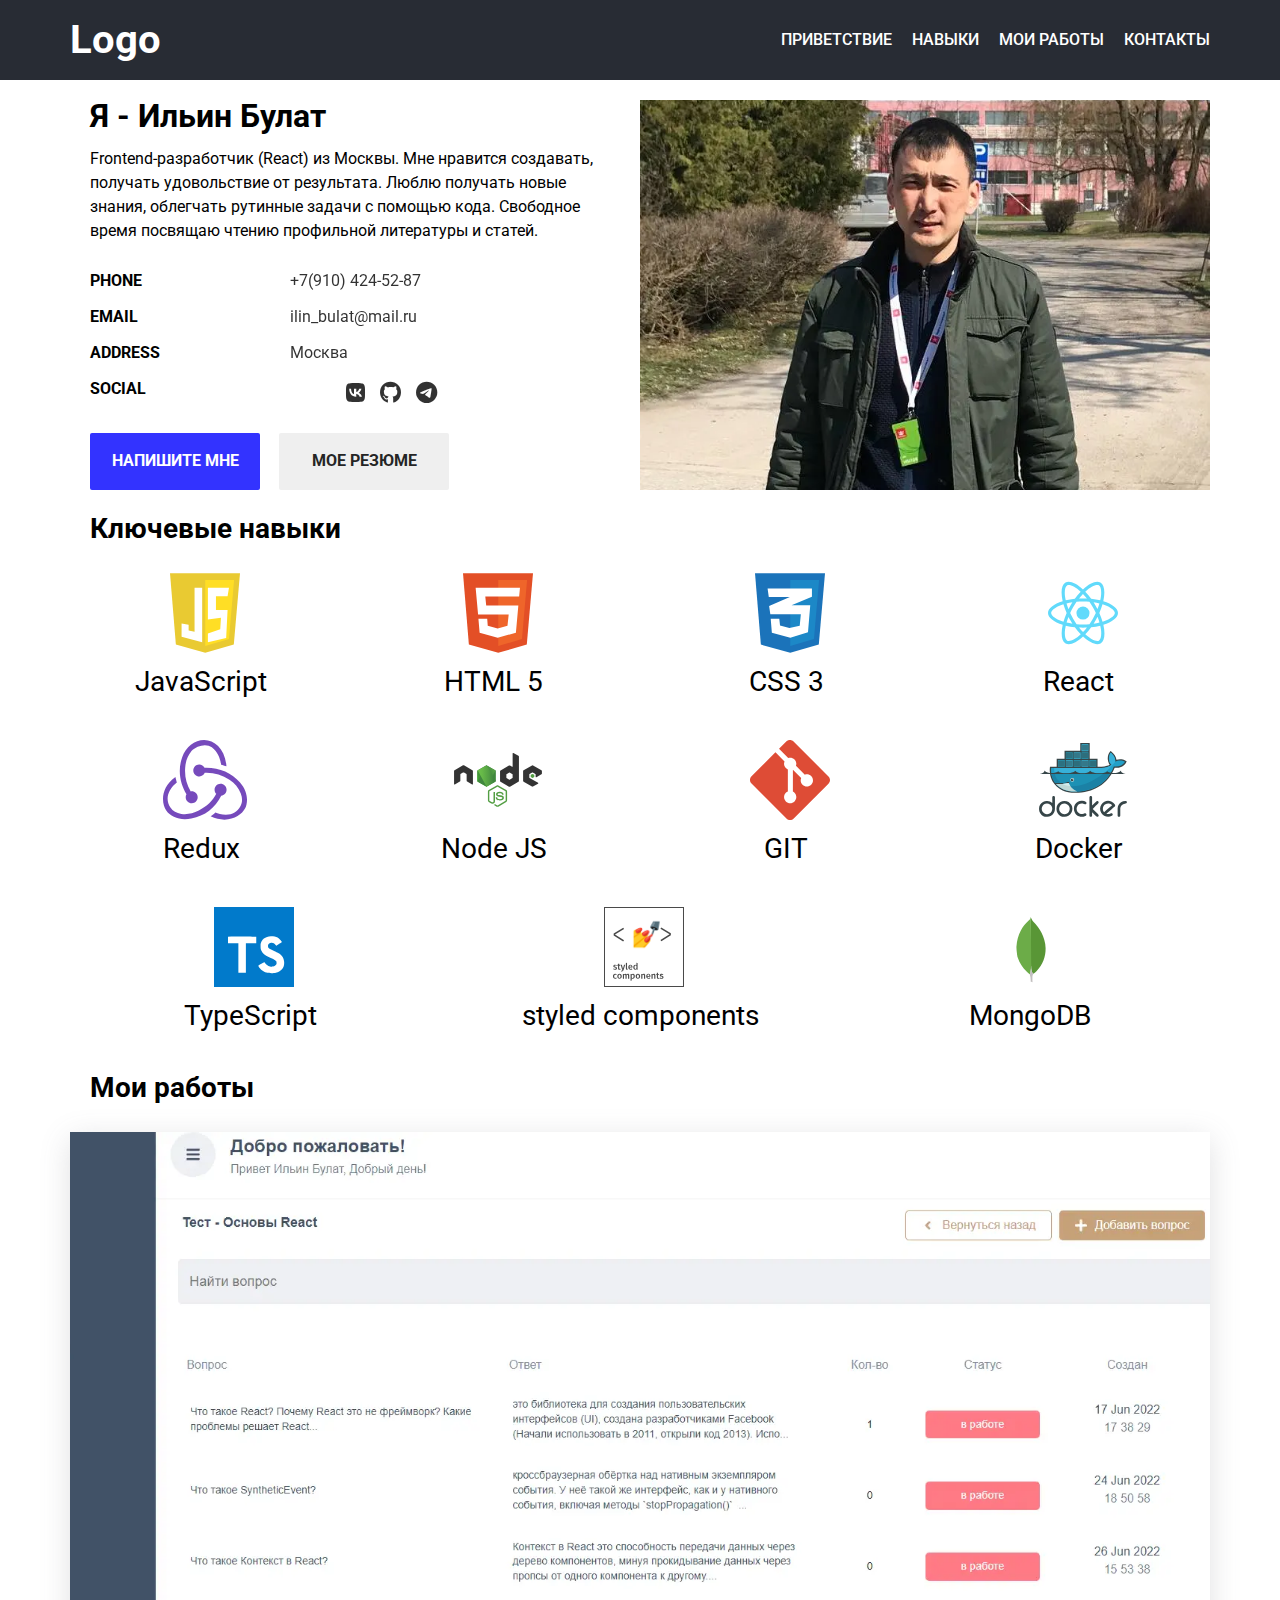
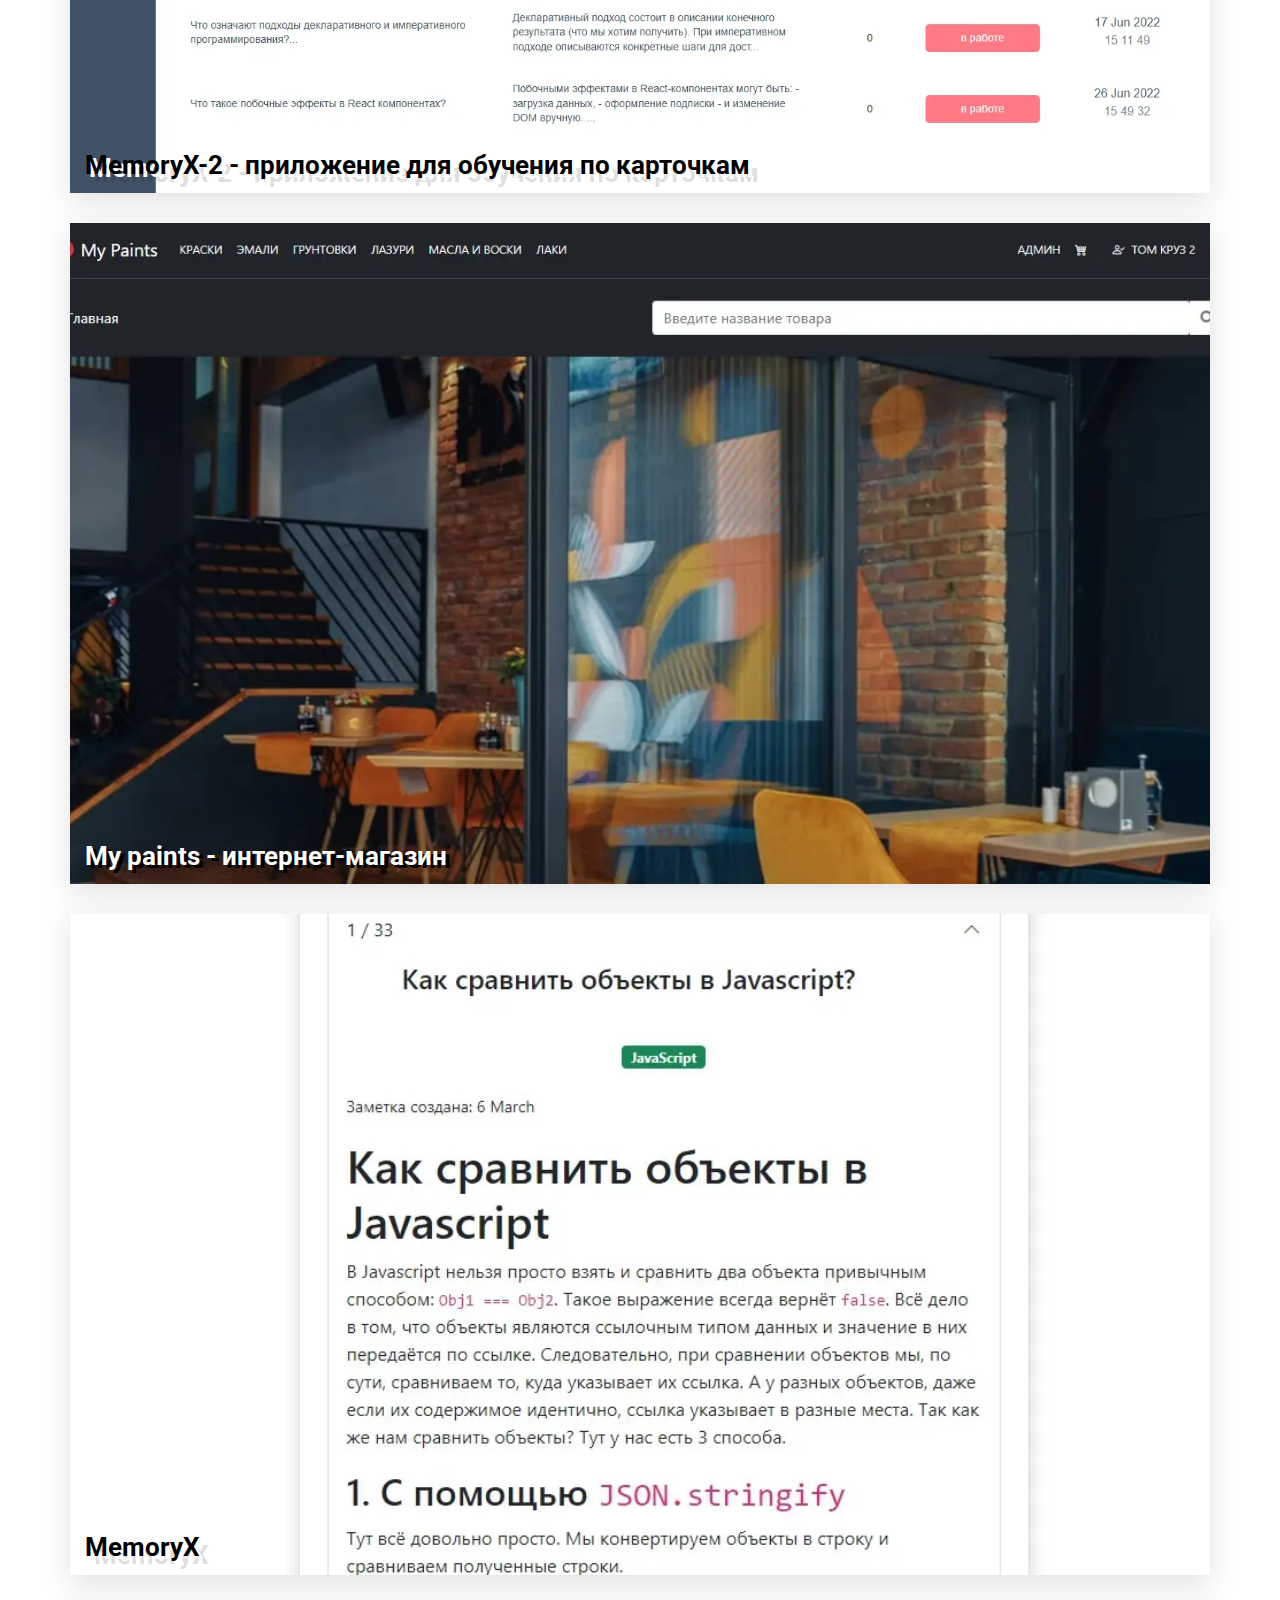
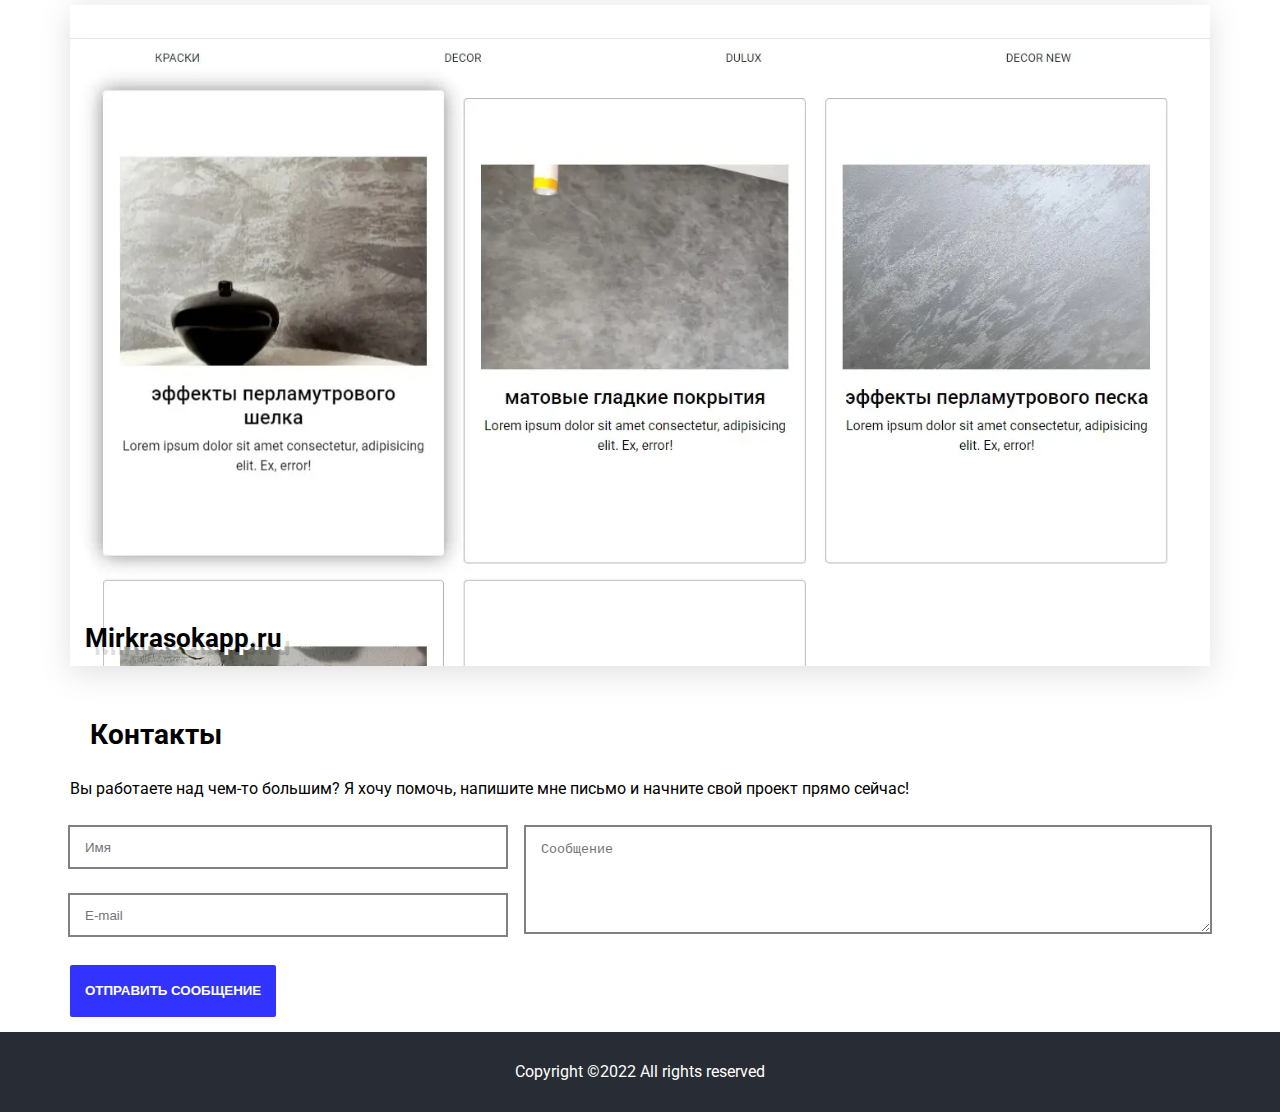
<file: index.html>
<!DOCTYPE html>
<html lang="en">
  <head>
  <meta charset="UTF-8" />
  <meta http-equiv="X-UA-Compatible" content="IE=edge" />
  <link rel="stylesheet" href="css/style.min.css?_v=20220630150903" />

  <link
    rel="apple-touch-icon"
    sizes="180x180"
    href="../img/apple-touch-icon.png"
  />
  <link
    rel="icon"
    type="image/png"
    sizes="32x32"
    href="../img/favicon-32x32.png"
  />
  <link
    rel="icon"
    type="image/png"
    sizes="16x16"
    href="../img/favicon-16x16.png"
  />

  <link rel="shortcut icon" type="image/x-icon" href="favicon.ico" />

  <meta name="viewport" content="width=device-width, initial-scale=1.0" />
  <title>сайт Ильина Булата</title>
</head>

  <body>
    <div class="wrapper">
      <header class="header lock-padding">
  <div class="header__container __container">
    <a href="#" class="header__logo">Logo </a>
    <div class="header__menu menu">
      <nav class="menu__body">
        <ul class="menu__list">
          <li>
            <a data-goto=".about-me" href="#" class="menu__link">Приветствие</a>
          </li>
          <li>
            <a data-goto=".skills" href="#" class="menu__link">Навыки</a>
          </li>

          <li>
            <a data-goto=".gallery-works" href="#" class="menu__link"
              >Мои работы</a
            >
          </li>
          <li>
            <a data-goto=".create-message" href="#" class="menu__link"
              >Контакты</a
            >
          </li>
        </ul>
      </nav>
    </div>
    <div class="icon-menu">
      <span></span>
    </div>
  </div>
</header>

      <main class="page">
        <div class="__container">
          <section class="about-me">
            <div class="about-me__row">
              <div class="about-me__body">
                <h1 class="about-me__title title">Я - Ильин Булат</h1>
                <div class="about-me__text">
                  <p>
                    Frontend-разработчик (React) из Москвы. Мне нравится
                    создавать, получать удовольствие от результата. Люблю
                    получать новые знания, облегчать рутинные задачи с помощью
                    кода. Свободное время посвящаю чтению профильной литературы
                    и статей.
                  </p>
                </div>
                <div class="about-me__content">
                  <div class="about-me__info info">
                    <div class="info__item">
                      <span class="info__label">Phone</span>
                      <span class="info__text"
                        ><a href="tel:+79104245287">+7(910) 424-52-87</a>
                      </span>
                    </div>
                    <div class="info__item">
                      <span class="info__label">Email</span>
                      <span class="info__text"
                        ><a href="mailto:ilin_bulat@mail.ru" target="_blank"
                          >ilin_bulat@mail.ru</a
                        ></span
                      >
                    </div>
                    <div class="info__item">
                      <span class="info__label">Address</span>
                      <span class="info__text">Москва</span>
                    </div>
                    <div class="info__item">
                      <span class="info__label">Social</span>
                      <span class="info__text social">
                        <a
                          href="https://vk.com/ilin_bulat"
                          target="_blank"
                          class="social__item _icon-vk"
                        ></a>

                        <a
                          href="https://github.com/EmissarKir"
                          target="_blank"
                          class="social__item _icon-github"
                        ></a>
                        <a
                          href="https://telegram.me/EmissarKir"
                          class="social__item _icon-telegram"
                          target="_blank"
                        ></a>
                      </span>
                    </div>
                  </div>
                  <div class="about-me__buttons">
                    <a
                      href="#popup"
                      class="about-me__button button button_blue popup-link"
                    >
                      Напишите мне
                    </a>
                    <a
                      class="about-me__button button"
                      href="https://drive.google.com/file/d/18xNsWUrEUcknJC82TsVvZyCJFvcFAlr4/view?usp=sharing"
                      target="_blank"
                      >Мое резюме</a
                    >
                  </div>
                </div>
              </div>
              <div class="about-me__image">
                <picture><source srcset="img/main-image.webp" type="image/webp"><img src="img/main-image.jpg" alt="main " /></picture>
              </div>
            </div>
          </section>
          <section class="skills">
            <h3 class="skills__main-title title title_section">
              Ключевые навыки
            </h3>
            <div class="skills__items">
              <div class="skills__item">
                <div class="skills__icon">
                  <img src="./img/icons/javascript.svg" />
                </div>
                <h2 class="skills__title">JavaScript</h2>
              </div>
              <div class="skills__item">
                <div class="skills__icon">
                  <img src="./img/icons/html.svg" />
                </div>
                <h2 class="skills__title">HTML 5</h2>
              </div>
              <div class="skills__item">
                <div class="skills__icon">
                  <img src="./img/icons/css.svg" />
                </div>
                <h2 class="skills__title">CSS 3</h2>
              </div>
              <div class="skills__item">
                <div class="skills__icon">
                  <img src="./img/icons/react.svg" />
                </div>
                <h2 class="skills__title">React</h2>
              </div>
              <div class="skills__item">
                <div class="skills__icon">
                  <img src="./img/icons/redux.svg" />
                </div>
                <h2 class="skills__title">Redux</h2>
              </div>
              <div class="skills__item">
                <div class="skills__icon">
                  <img src="./img/icons/nodejs.svg" />
                </div>
                <h2 class="skills__title">Node JS</h2>
              </div>
              <div class="skills__item">
                <div class="skills__icon">
                  <img src="./img/icons/git.svg" />
                </div>
                <h2 class="skills__title">GIT</h2>
              </div>
              <div class="skills__item">
                <div class="skills__icon">
                  <img src="./img/icons/docker.svg" />
                </div>
                <h2 class="skills__title">Docker</h2>
              </div>
              <div class="skills__item">
                <div class="skills__icon">
                  <img src="./img/icons/typescript.svg" />
                </div>
                <h2 class="skills__title">TypeScript</h2>
              </div>
              <div class="skills__item">
                <div class="skills__icon">
                  <img src="./img/icons/styled-components.svg" />
                </div>
                <h2 class="skills__title">styled components</h2>
              </div>
              <div class="skills__item">
                <div class="skills__icon">
                  <img src="./img/icons/mongodb.svg" />
                </div>
                <h2 class="skills__title">MongoDB</h2>
              </div>
            </div>
          </section>

          <section class="gallery-works">
            <h3 class="gallery-works__main-title title title_section">
              Мои работы
            </h3>
            <div class="gallery-works__row">
              <div class="gallery-works__column">
                <div class="gallery-works__item">
                  <div class="gallery-works__body">
                    <div class="gallery-works__title">
                      MemoryX-2 - приложение для обучения по карточкам
                    </div>
                  </div>
                  <div class="gallery-works__image">
                    <picture><source srcset="img/slider/memoryx-2.webp" type="image/webp"><img src="img/slider/memoryx-2.png" alt="memoryx-2" /></picture>
                  </div>
                  <div class="gallery-works__actions action-gallery">
                    <div class="action-gallery__body">
                      <h5 class="action-gallery__title">
                        Приложение для обучения (TypeScript&Styled Components)
                      </h5>
                      <div class="action-gallery__links">
                        <a
                          href="https://fir-memoryx-2.firebaseapp.com/"
                          target="_blank"
                          class="action-gallery__link _icon-link"
                        ></a>
                        <a
                          href="https://github.com/EmissarKir/memoryX-2"
                          target="_blank"
                          class="action-gallery__link _icon-github"
                        ></a>
                      </div>
                    </div>
                  </div>
                </div>
              </div>
              <div class="gallery-works__column">
                <div class="gallery-works__item">
                  <div class="gallery-works__body">
                    <div
                      class="gallery-works__title gallery-works__title_white"
                    >
                      My paints - интернет-магазин
                    </div>
                  </div>
                  <div class="gallery-works__image">
                    <picture><source srcset="img/slider/mypaints.webp" type="image/webp"><img src="img/slider/mypaints.jpg" alt="" /></picture>
                  </div>
                  <div class="gallery-works__actions action-gallery">
                    <div class="action-gallery__body">
                      <h5 class="action-gallery__title">
                        Интернет- магазин красок
                      </h5>
                      <div class="action-gallery__links">
                        <!-- <a
                          href="http://82.148.31.218/"
                          target="_blank"
                          class="action-gallery__link _icon-link"
                        ></a> -->
                        <a
                          href="https://github.com/EmissarKir/fullstack-online-shop"
                          target="_blank"
                          class="action-gallery__link _icon-github"
                        ></a>
                      </div>
                    </div>
                  </div>
                </div>
              </div>
              <div class="gallery-works__column">
                <div class="gallery-works__item">
                  <div class="gallery-works__body">
                    <div class="gallery-works__title">MemoryX</div>
                  </div>
                  <div class="gallery-works__image">
                    <picture><source srcset="img/slider/memoryx.webp" type="image/webp"><img src="img/slider/memoryx.jpg" alt="" /></picture>
                  </div>
                  <div class="gallery-works__actions action-gallery">
                    <div class="action-gallery__body">
                      <h5 class="action-gallery__title">
                        Приложение для обучения по карточкам
                      </h5>
                      <div class="action-gallery__links">
                        <a
                          href="https://fir-tasks-94a51.firebaseapp.com/login"
                          target="_blank"
                          class="action-gallery__link _icon-link"
                        ></a>
                        <a
                          href="https://github.com/EmissarKir/memoryx"
                          target="_blank"
                          class="action-gallery__link _icon-github"
                        ></a>
                      </div>
                    </div>
                  </div>
                </div>
              </div>
              <div class="gallery-works__column">
                <div class="gallery-works__item">
                  <div class="gallery-works__body">
                    <div class="gallery-works__title">Mirkrasokapp.ru</div>
                  </div>

                  <div class="gallery-works__image">
                    <picture><source srcset="img/slider/mirkrasokapp5.webp" type="image/webp"><img src="img/slider/mirkrasokapp5.jpg" alt="" /></picture>
                  </div>
                  <div class="gallery-works__actions action-gallery">
                    <div class="action-gallery__body">
                      <h5 class="action-gallery__title">
                        Приложение для расчета декоративных материалов
                      </h5>
                      <div class="action-gallery__links">
                        <a
                          href="https://mirkrasokapp.ru/auth"
                          target="_blank"
                          class="action-gallery__link _icon-link"
                        ></a>
                      </div>
                    </div>
                  </div>
                </div>
              </div>
            </div>
          </section>
          <section class="create-message">
            <div class="create-message__header">
              <h3 class="create-message__title title title_section">
                Контакты
              </h3>
              <div class="create-message__text">
                Вы работаете над чем-то большим? Я хочу помочь, напишите мне
                письмо и начните свой проект прямо сейчас!
              </div>
            </div>

            <form
              action="#"
              class="create-message__form form"
              onsubmit="event.preventDefault()"
            >
              <div class="form__leftside">
                <input
                  name="firstname"
                  required
                  type="text"
                  class="form__input"
                  placeholder="Имя"
                />

                <input
                  name="email"
                  required
                  type="email"
                  class="form__input"
                  placeholder="E-mail"
                />
              </div>
              <div class="form__rigthside">
                <textarea
                  name="message"
                  rows="6"
                  placeholder="Сообщение"
                  class="form__message"
                ></textarea>
              </div>
              <div class="create-message__buttons">
                <button
                  class="create-message__button button button_blue popup-link"
                  type="submit"
                  href="message-success"
                >
                  Отправить сообщение
                </button>
              </div>
            </form>
          </section>
        </div>
      </main>
      <footer class="footer footer__container">
  Copyright ©2022 All rights reserved
</footer>

    </div>
    <div id="popup" class="popup">
      <div class="popup__body">
        <div class="popup__content">
          <div class="create-message">
            <div class="create-message__header">
              <div class="create-message__title title">Контакты</div>
              <div class="create-message__text">
                Вы работаете над чем-то большим? Я хочу помочь, напишите мне
                письмо и начните свой проект прямо сейчас!
              </div>
            </div>

            <form
              action="#"
              class="create-message__form form"
              onsubmit="event.preventDefault()"
            >
              <div class="form__leftside">
                <input
                  name="firstname"
                  required
                  type="text"
                  class="form__input"
                  placeholder="Имя"
                />

                <input
                  name="email"
                  required
                  type="email"
                  class="form__input"
                  placeholder="E-mail"
                />
              </div>
              <div class="form__rigthside">
                <textarea
                  name="message"
                  required
                  rows="6"
                  placeholder="Сообщение"
                  class="form__message"
                ></textarea>
              </div>
              <div class="create-message__buttons">
                <button
                  class="create-message__button button button_blue popup-link"
                  type="submit"
                  href="#message-success"
                >
                  Отправить сообщение
                </button>
                <button
                  class="create-message__button button close-popup"
                  type="button"
                >
                  Вернуться назад
                </button>
              </div>
            </form>
          </div>
        </div>
      </div>
    </div>
    <div id="message-success" class="popup">
      <div class="popup__body">
        <div class="popup__content popup__content_message-success">
          Сообщение успешно отправлено!!!
        </div>
      </div>
    </div>

    <script src="js/app.min.js?_v=20220630150903"></script>
  </body>
</html>
</file>
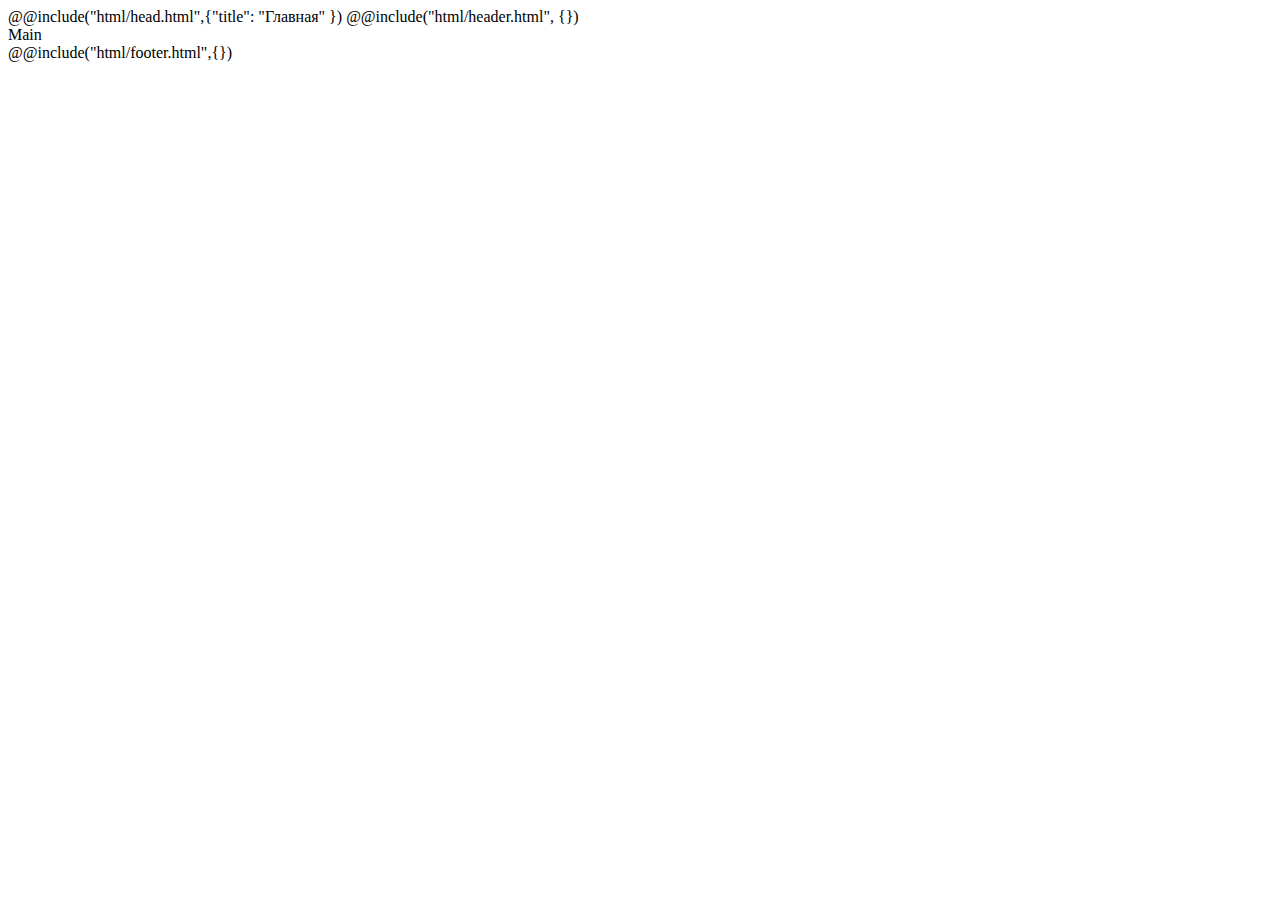
<file: files/index.html>
<!DOCTYPE html>
<html lang="en">
  @@include("html/head.html",{"title": "Главная" })
  <body>
    @@include("html/header.html", {})
    <main>Main</main>
    @@include("html/footer.html",{})
  </body>
</html>
</file>
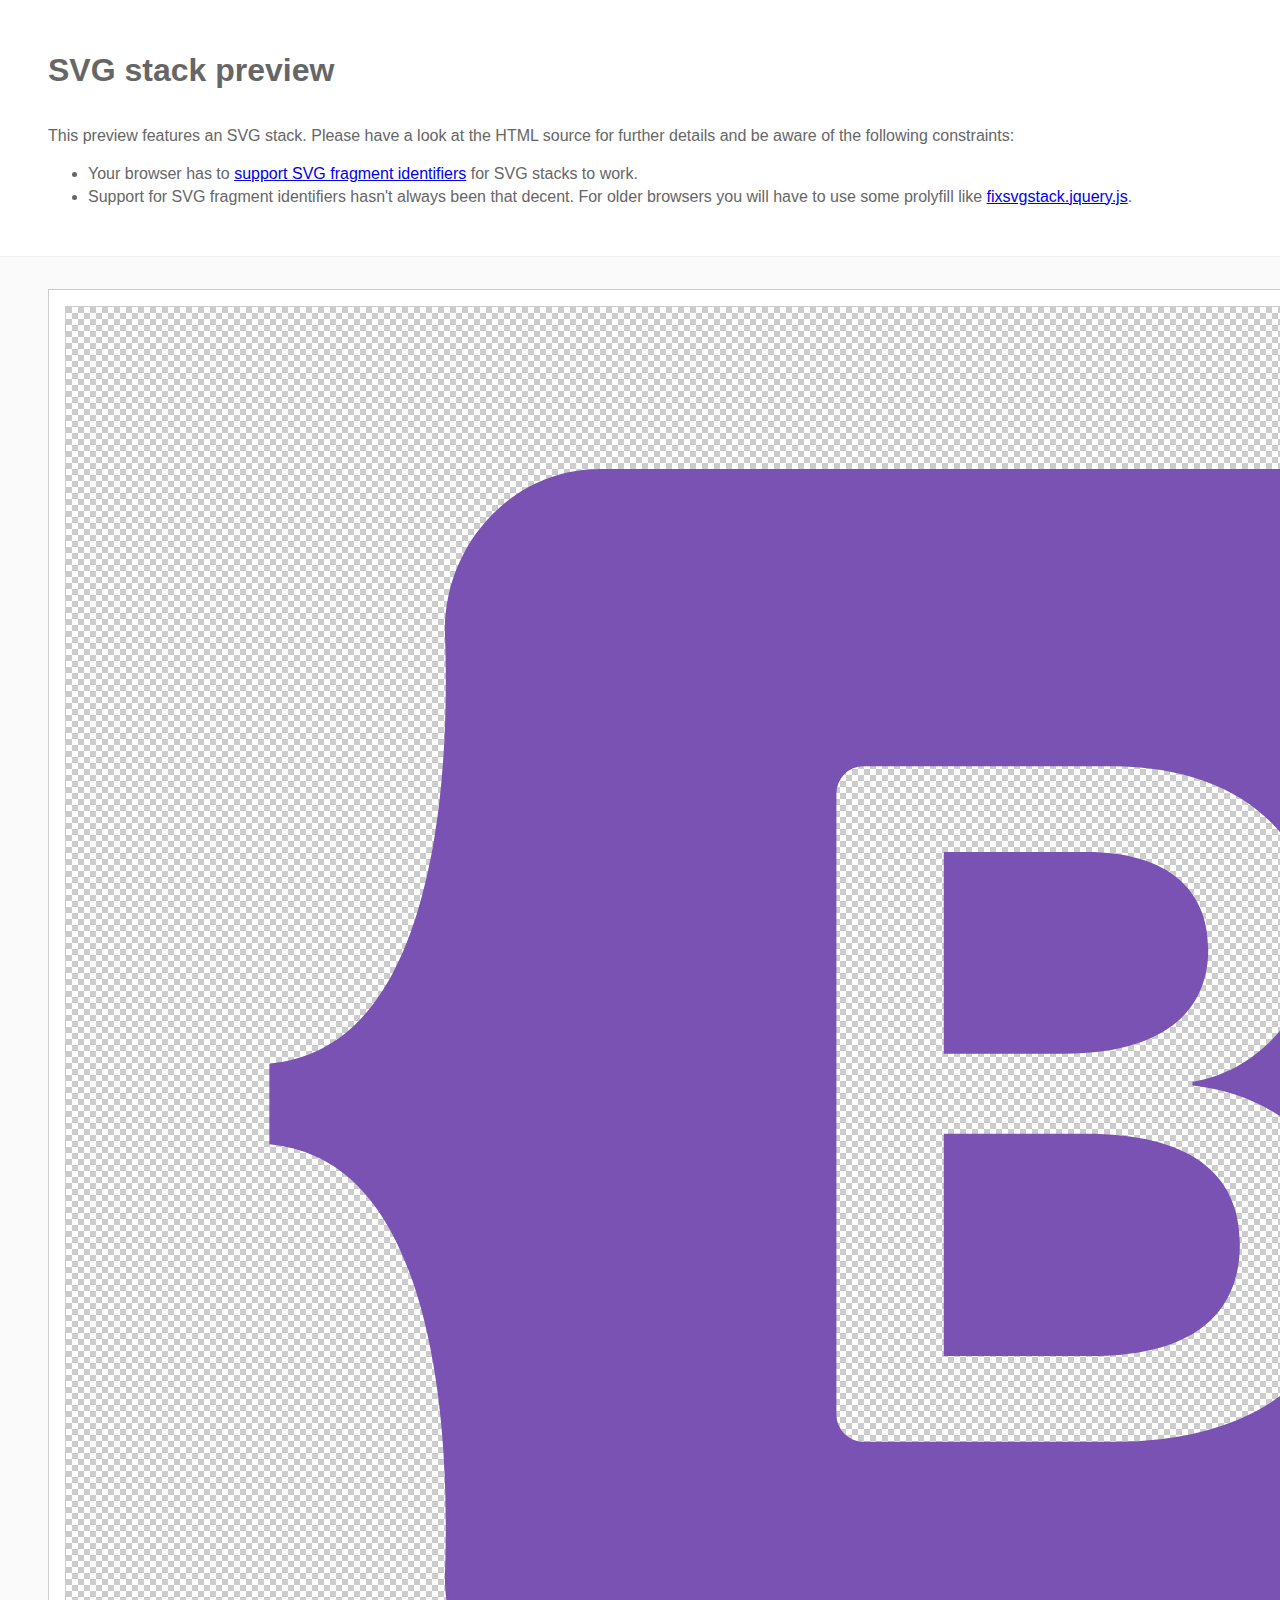
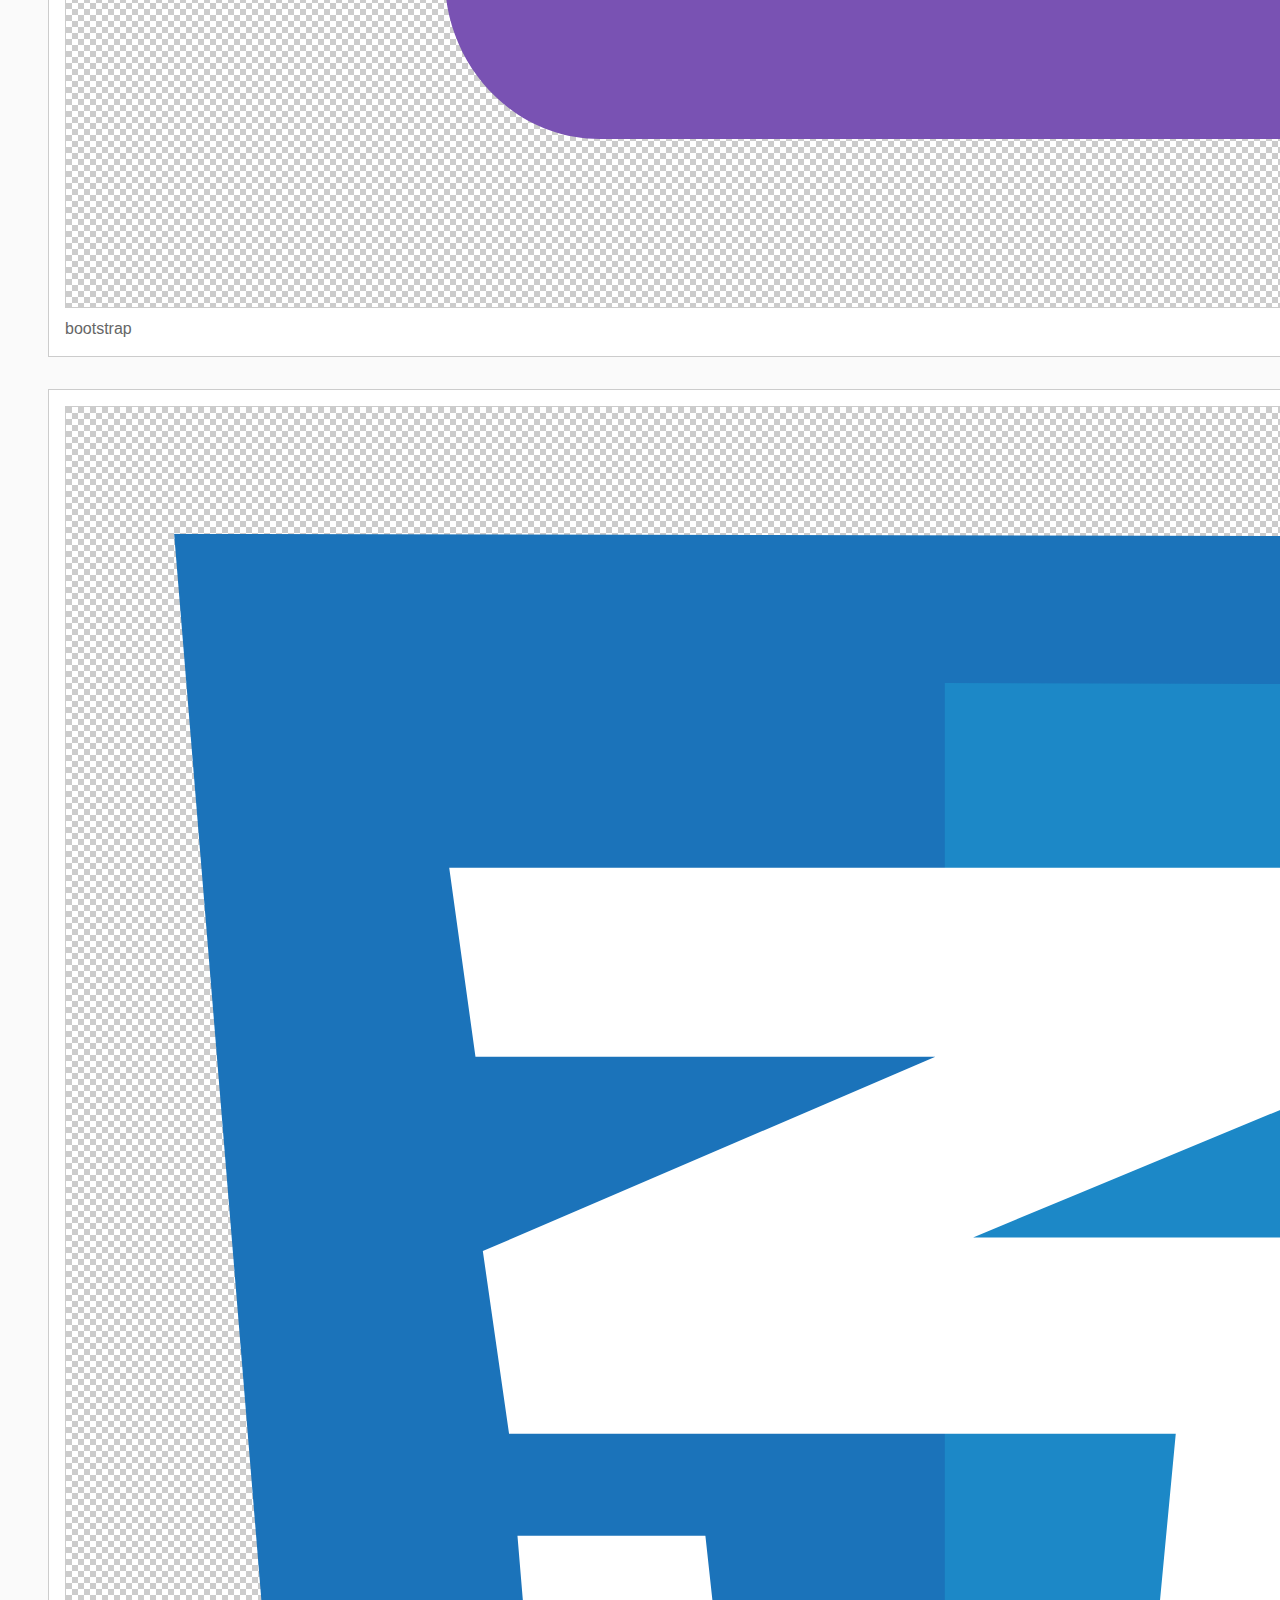
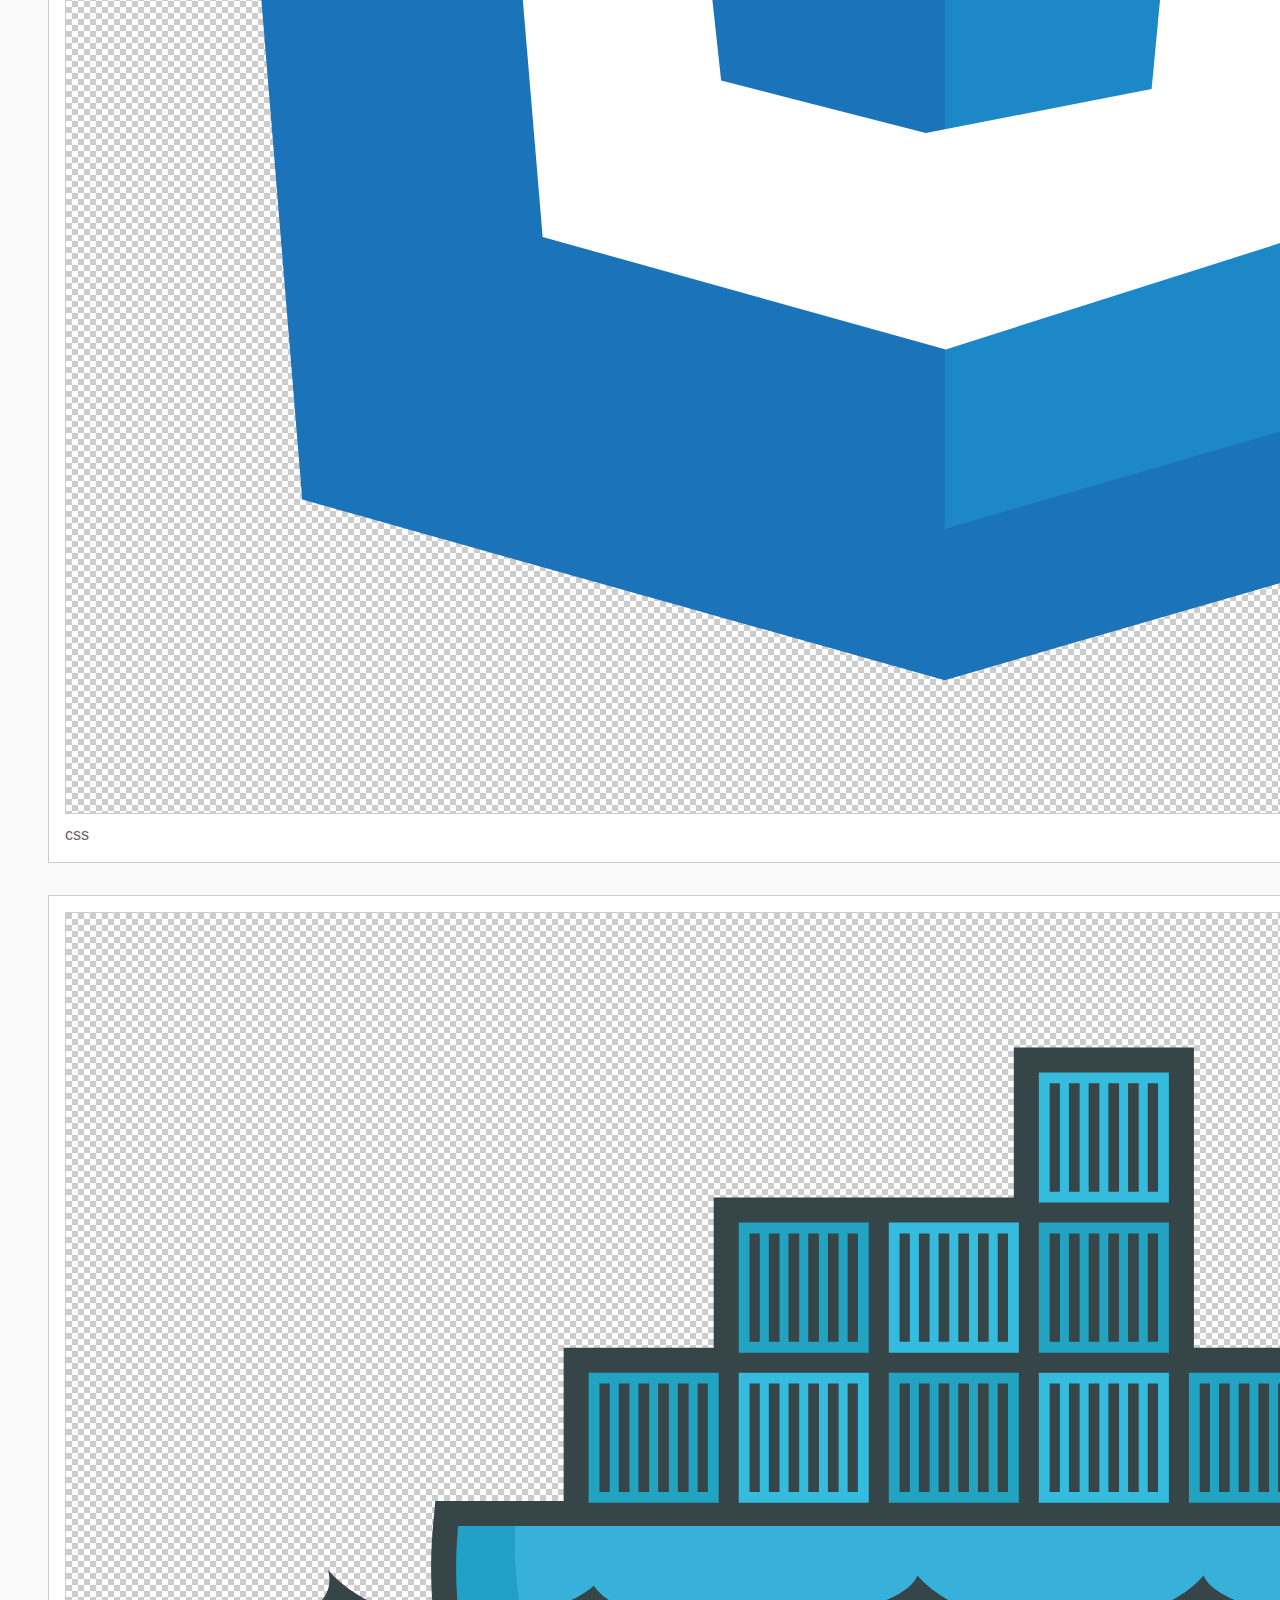
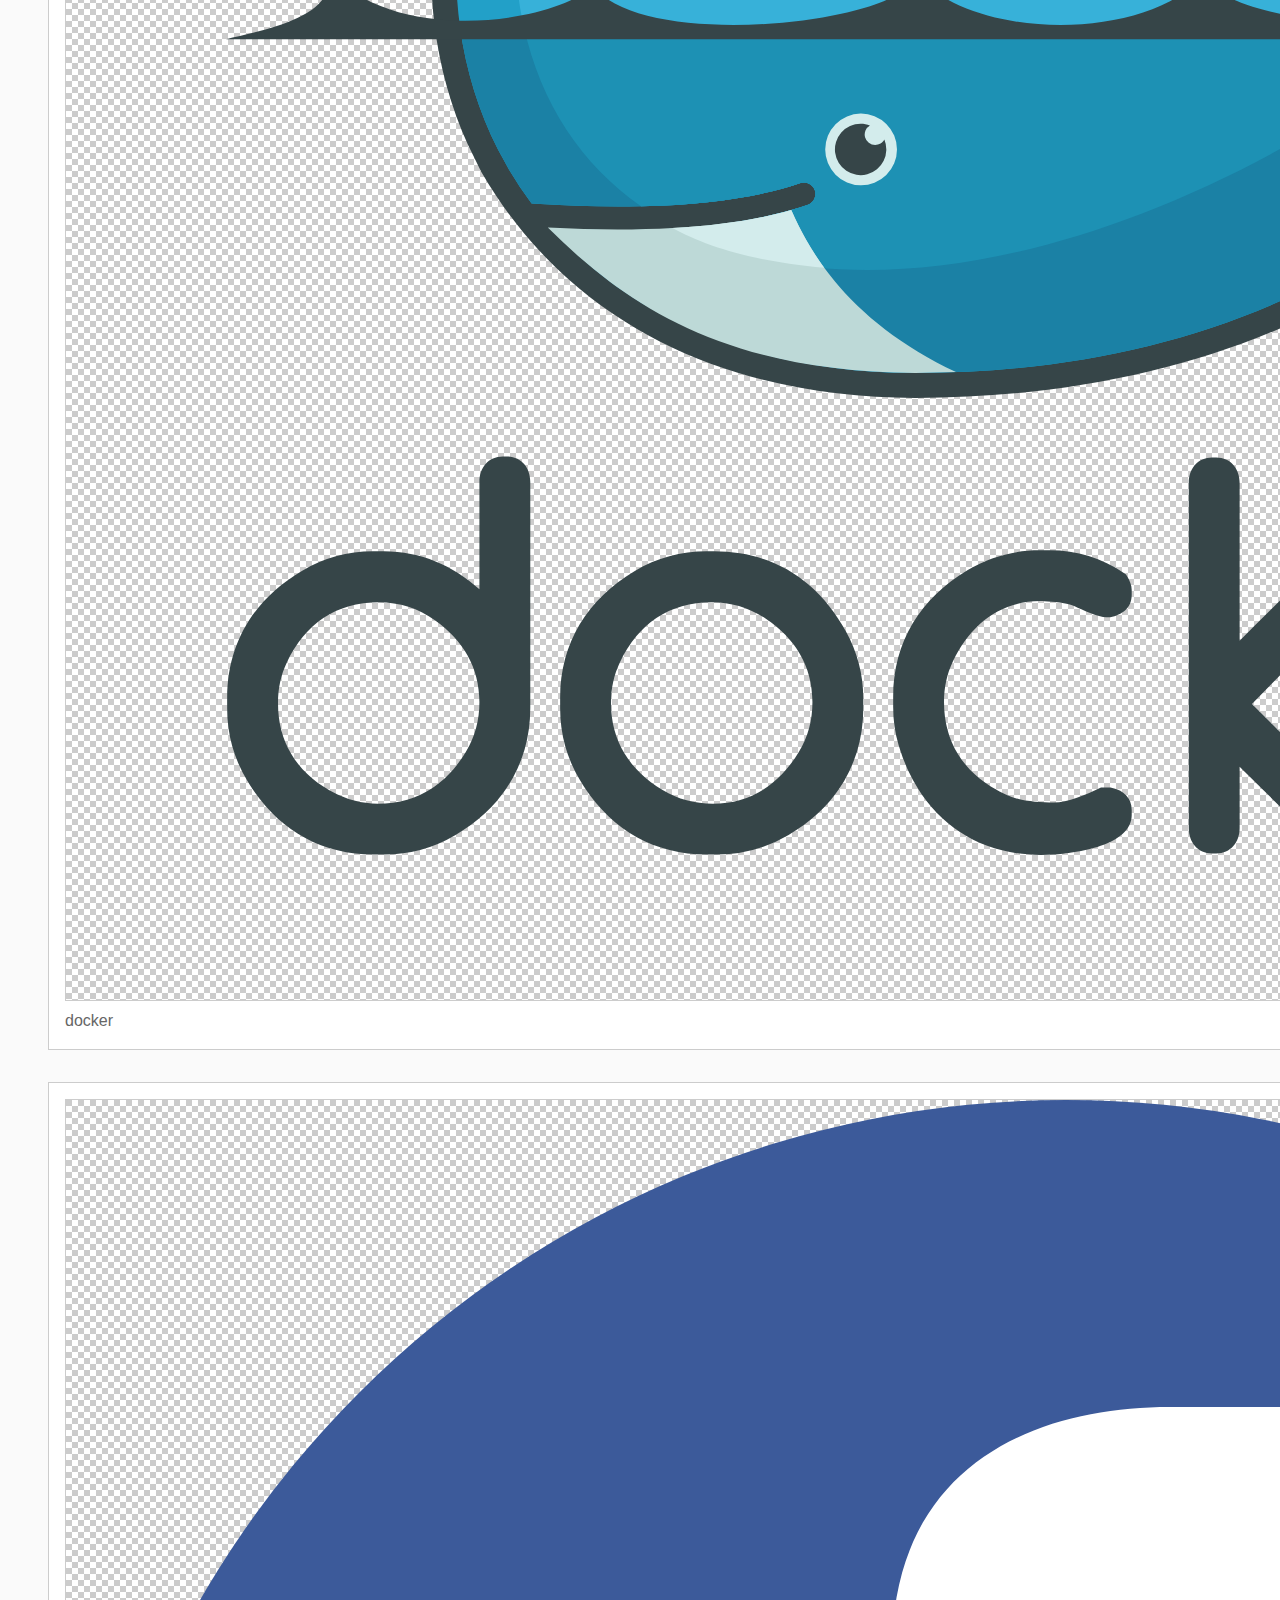
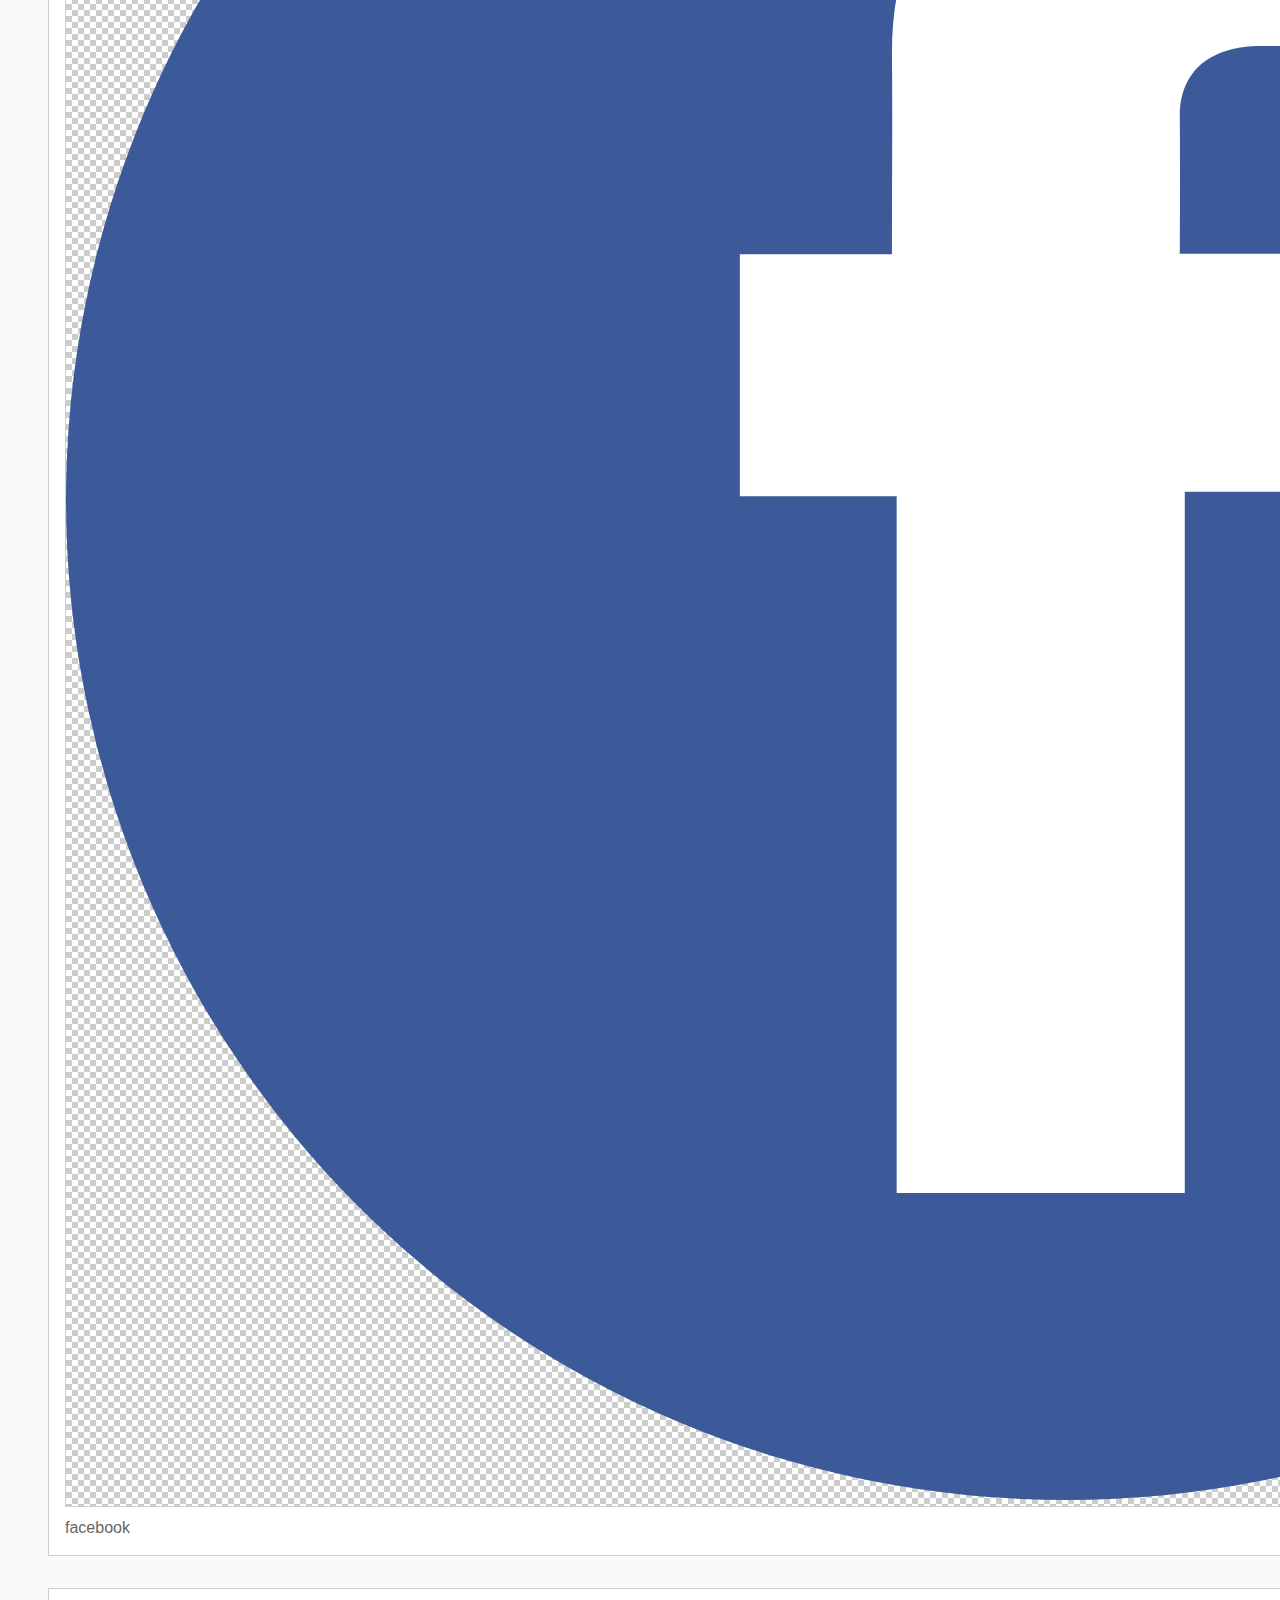
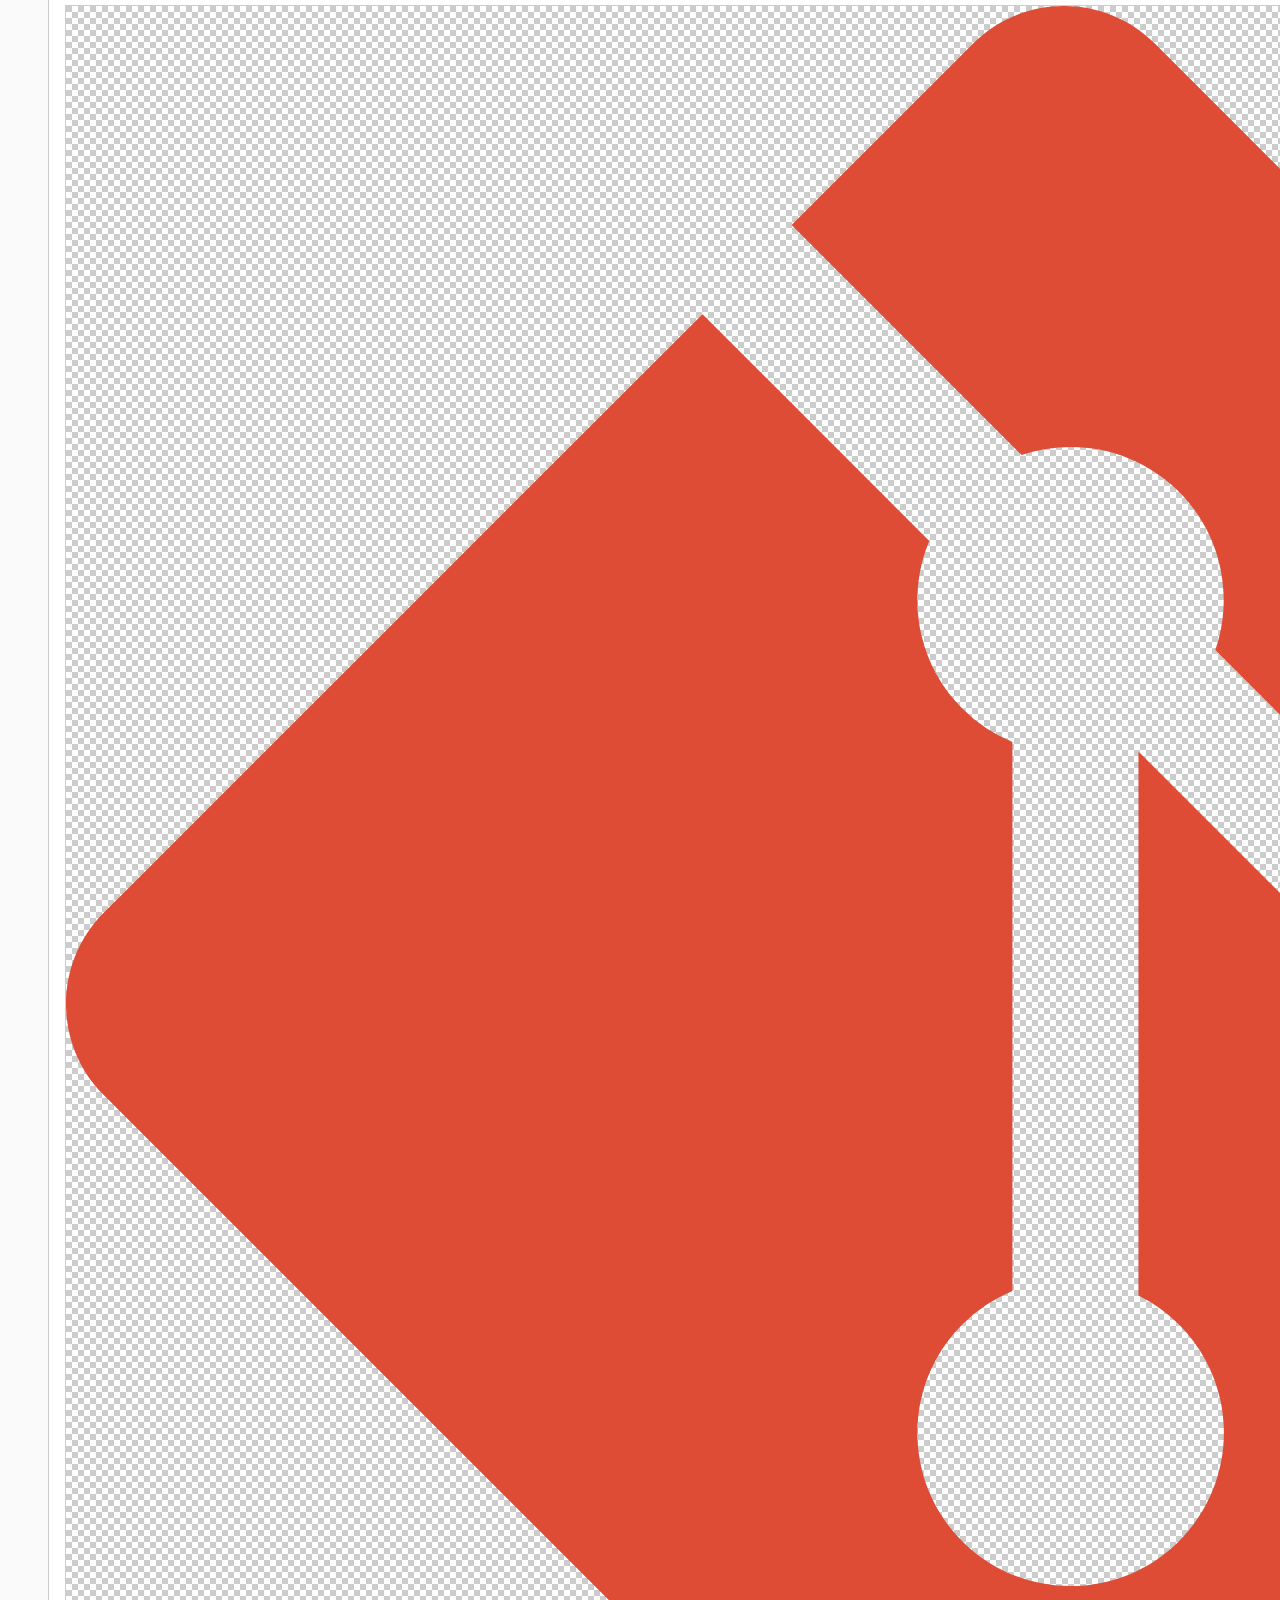
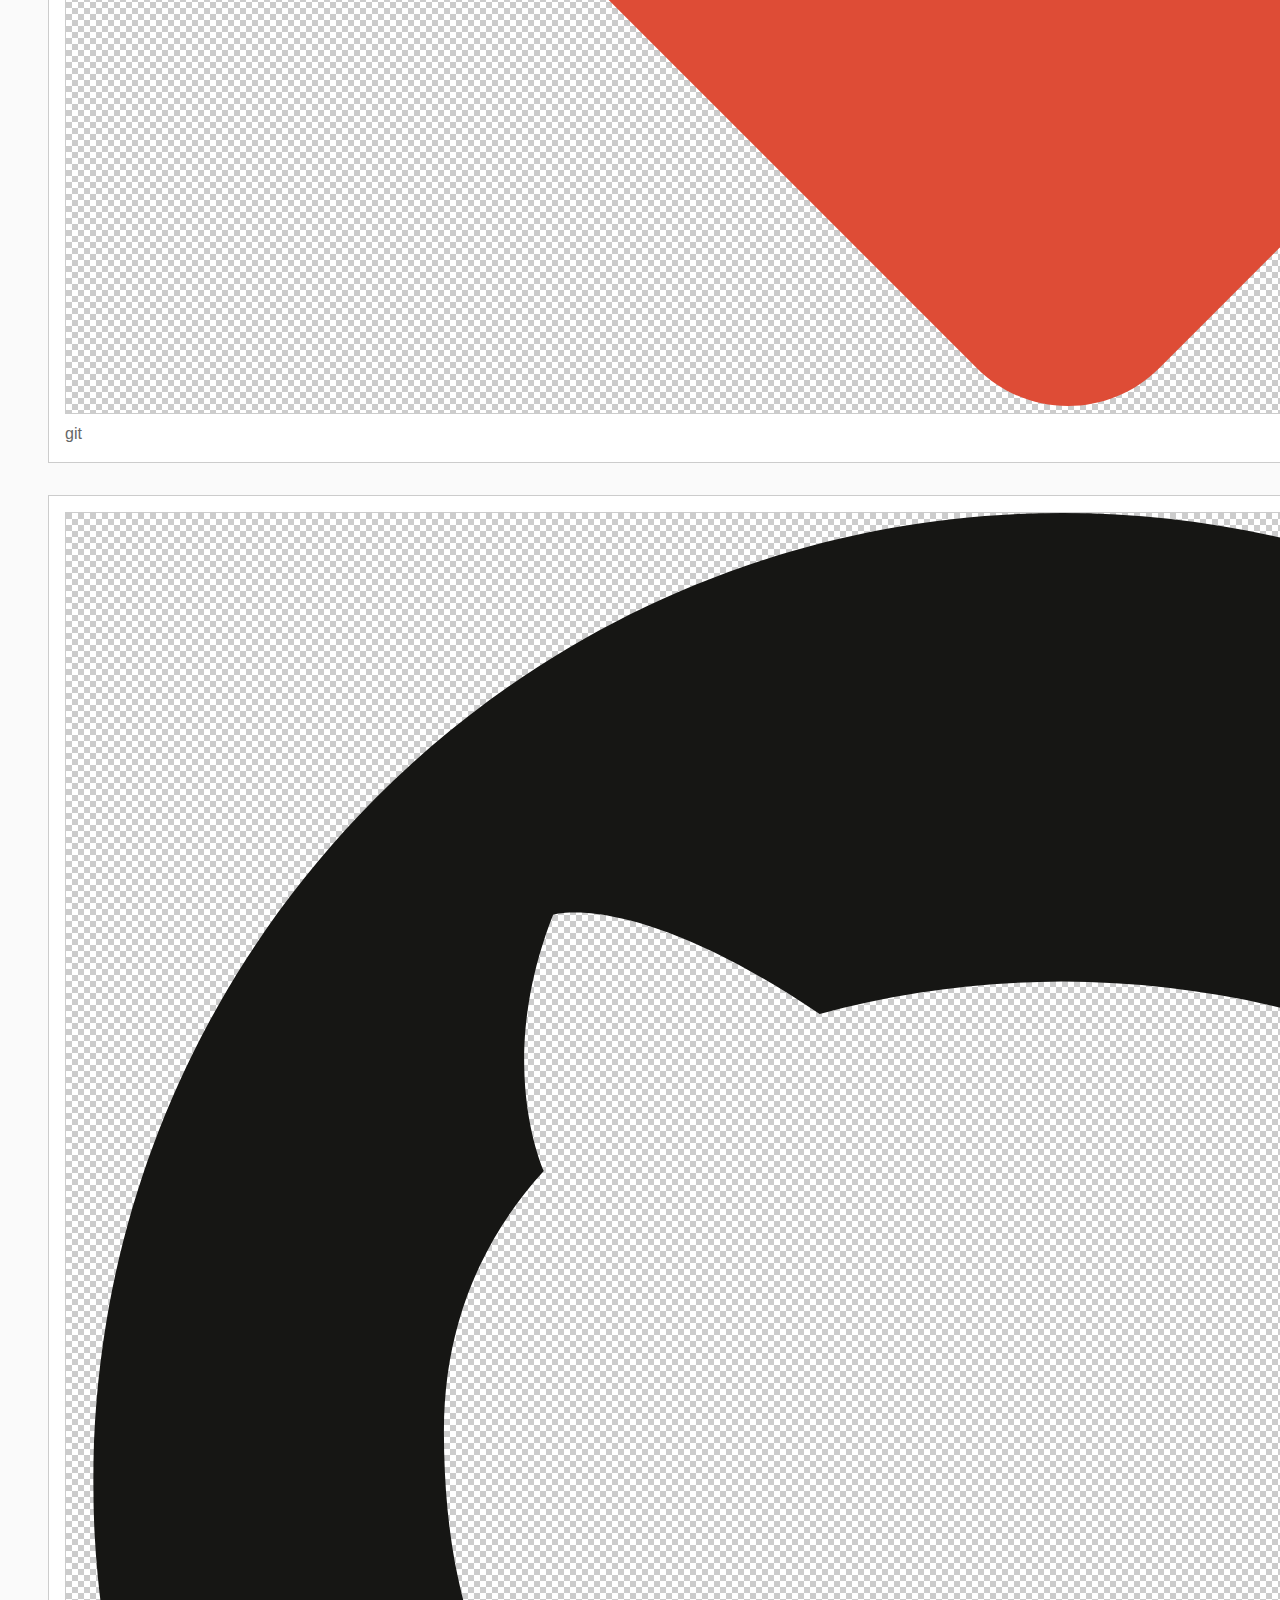
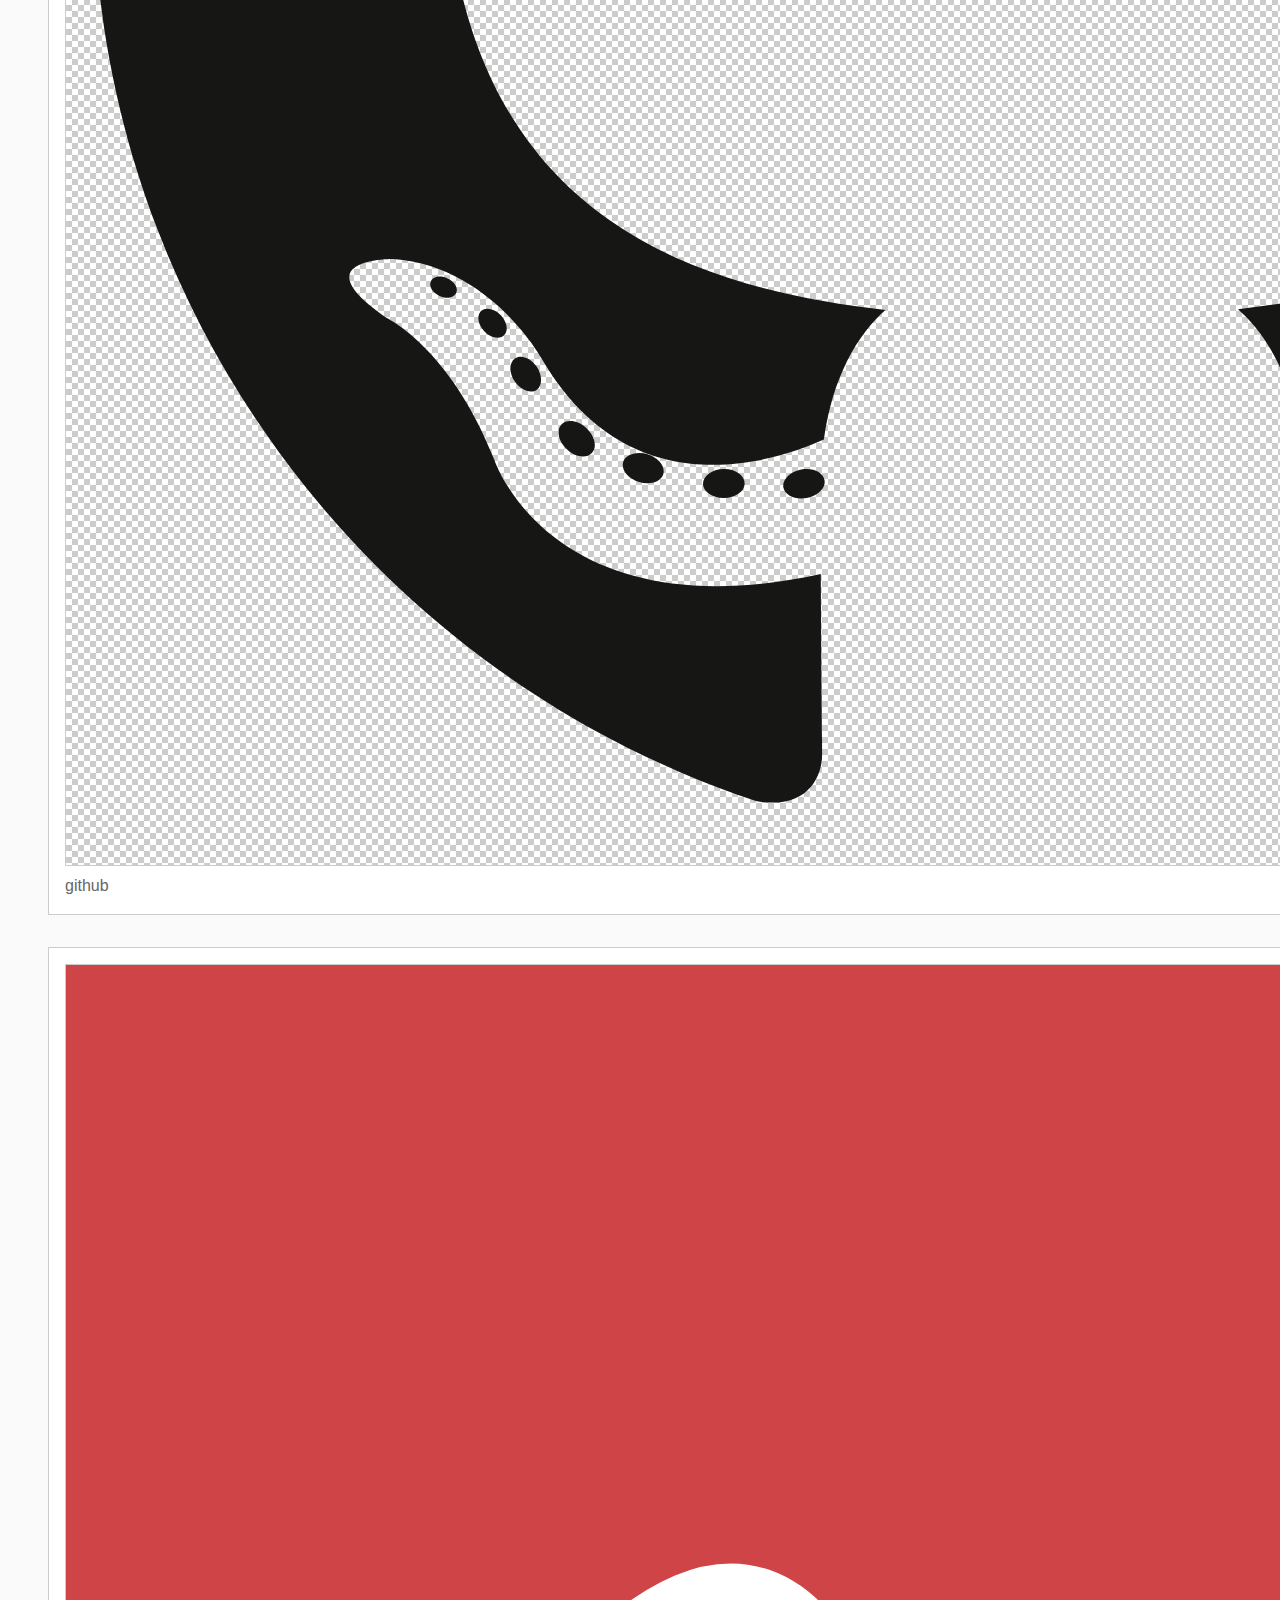
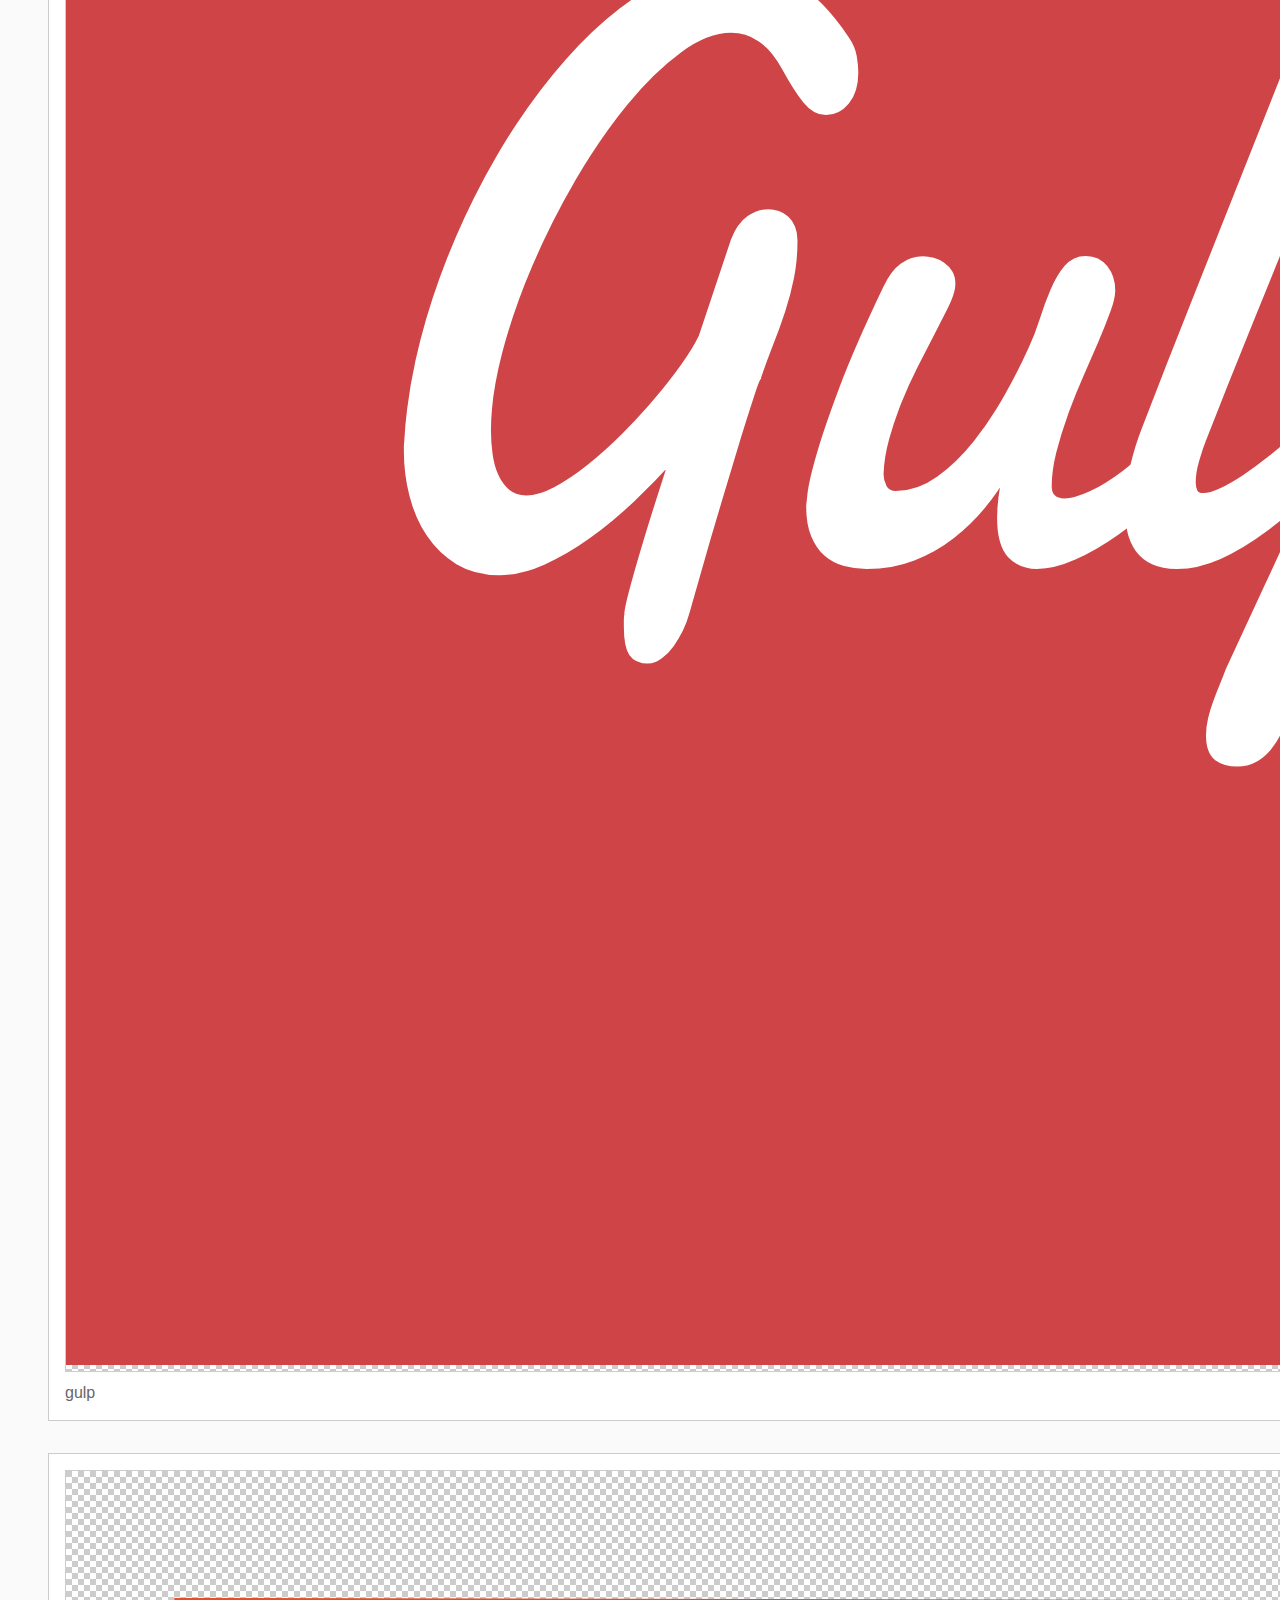
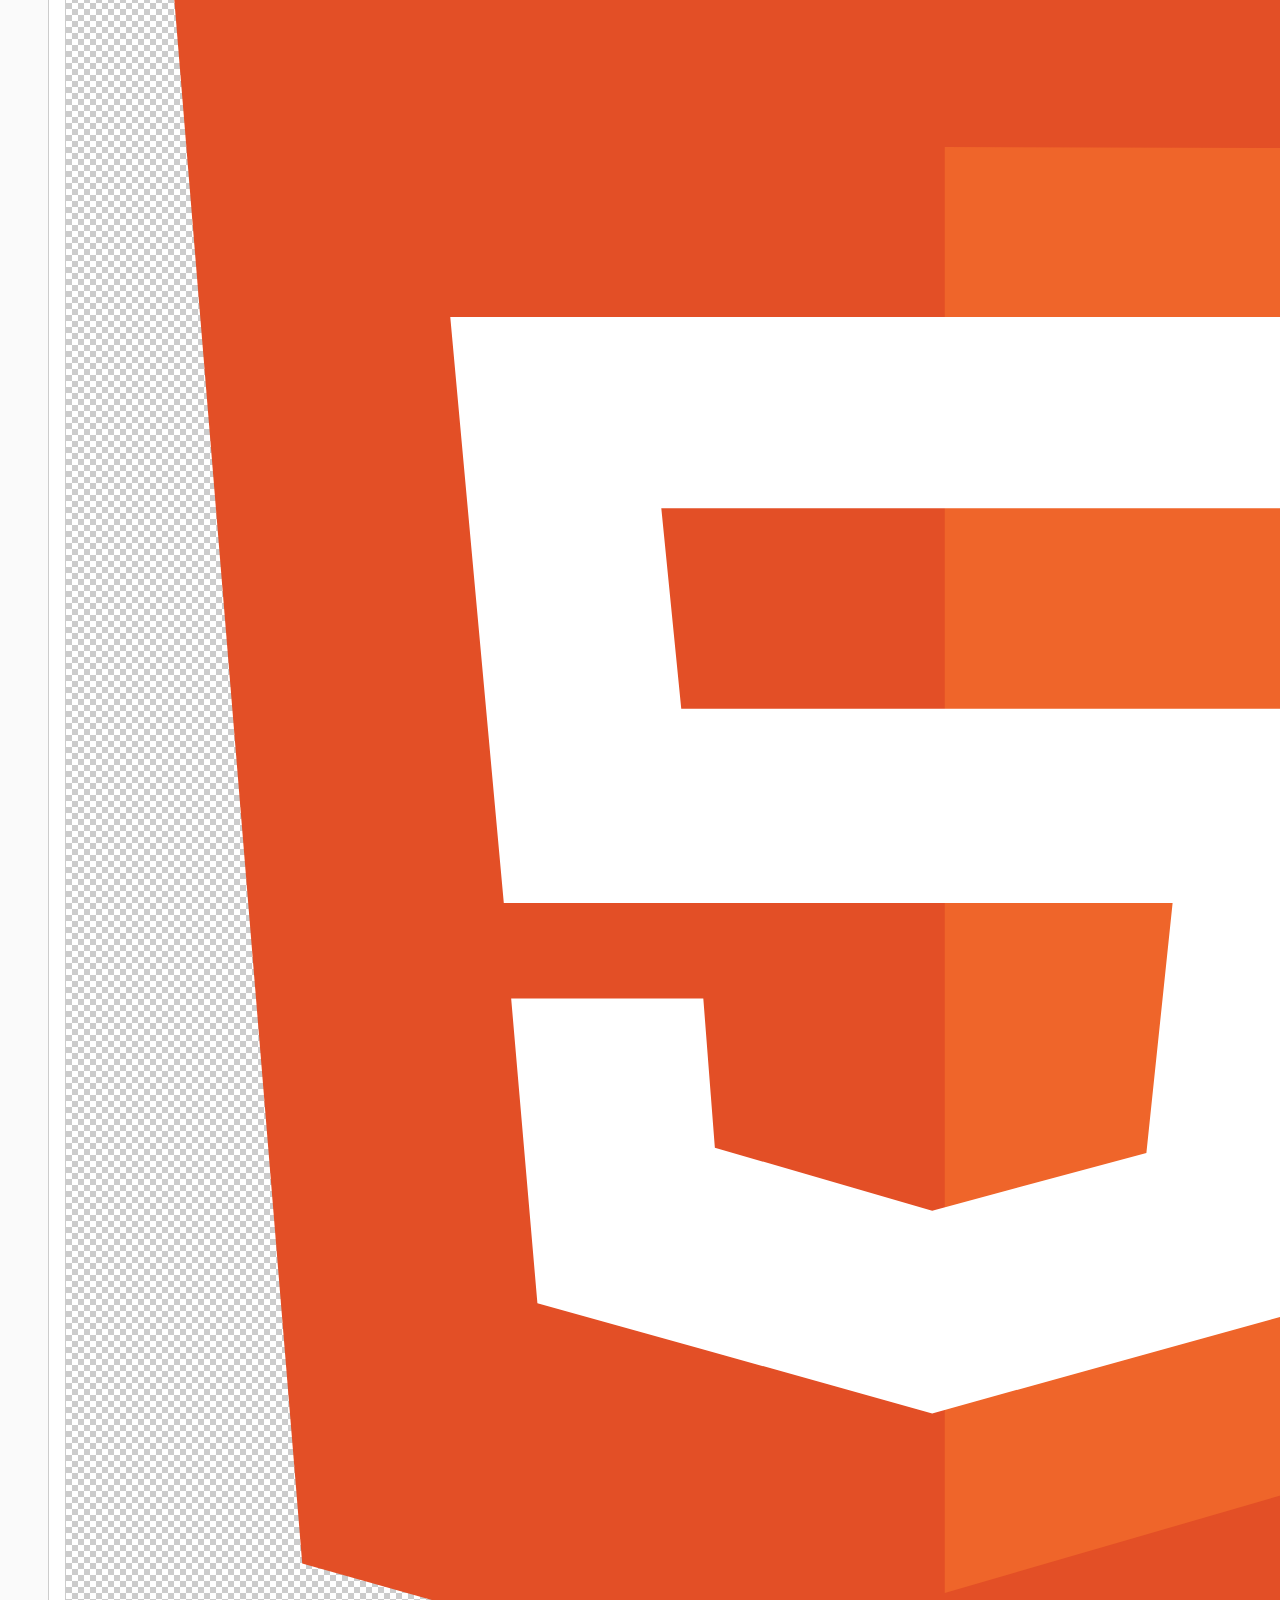
<file: img/stack/sprite.stack.html>
<!DOCTYPE html>
<html lang="en" xmlns="http://www.w3.org/1999/xhtml">
	<head>
		<meta charset="utf-8"/>
		<meta http-equiv="X-UA-Compatible" content="IE=Edge"/>
		<title>SVG stack preview | svg-sprite</title>
		<style>@charset "UTF-8";body{padding:0;margin:0;color:#666;background:#fafafa;font-family:Arial,Helvetica,sans-serif;font-size:1em;line-height:1.4}header{display:block;padding:3em 3em 2em 3em;background-color:#fff}header p{margin:2em 0 0 0}section{border-top:1px solid #eee;padding:2em 3em 0 3em}section ul{margin:0;padding:0}section li{display:inline;display:inline-block;background-color:#fff;position:relative;margin:0 2em 2em 0;vertical-align:top;border:1px solid #ccc;padding:1em 1em 3em 1em;cursor:default}.icon-box{margin:0;width:144px;height:144px;position:relative;background:#ccc url("[data-uri]") top left repeat;border:1px solid #ccc;display:table-cell;vertical-align:middle;text-align:center}.icon{display:inline;display:inline-block}h1{margin-top:0}h2{margin:0;padding:0;font-size:1em;font-weight:normal;white-space:nowrap;overflow:hidden;text-overflow:ellipsis;position:absolute;left:1em;right:1em;bottom:1em}footer{display:block;margin:0;padding:0 3em 3em 3em}footer p{margin:0;font-size:.7em}footer a{color:#0f7595;margin-left:0}</style>

<!--

Sprite shape dimensions
====================================================================================================
You will need to set the sprite shape dimensions via CSS when you use them as stack SVGs, otherwise
they would become a huge 100% in size. You may use the following dimension classes for doing so.
They might well be outsourced to an external stylesheet of course.

-->

<style type="text/css">
	.svg-bootstrap-dims { width: 2000px; height: 1593.6px; }
	.svg-css-dims { width: 1746.4px; height: 2000px; }
	.svg-docker-dims { width: 2000px; height: 1680px; }
	.svg-facebook-dims { width: 2000px; height: 2000px; }
	.svg-git-dims { width: 2000px; height: 2000px; }
	.svg-github-dims { width: 2000px; height: 1945.6px; }
	.svg-gulp-dims { width: 2000px; height: 2000px; }
	.svg-html-dims { width: 1746.4px; height: 2000px; }
	.svg-instagram-dims { width: 2000px; height: 2000px; }
	.svg-javascript-dims { width: 1746.4px; height: 2000px; }
	.svg-mail-dims { width: 2000px; height: 2000px; }
	.svg-material-ui-dims { width: 2000px; height: 1588px; }
	.svg-nodejs-dims { width: 2000px; height: 1226.4px; }
	.svg-react-dims { width: 1755.2px; height: 2000px; }
	.svg-redux-dims { width: 2000px; height: 1906.4px; }
	.svg-telegram-dims { width: 2000px; height: 2000px; }
	.svg-twitter-dims { width: 16px; height: 16px; }
	.svg-typescript-dims { width: 2000px; height: 2000px; }
	.svg-vk-dims { width: 2000px; height: 2000px; }
	.svg-whatsapp-dims { width: 2000px; height: 2000px; }
</style>

<!--
====================================================================================================
-->

	</head>
	<body>
		<header>
			<h1>SVG stack preview</h1>
			<p>This preview features an SVG stack. Please have a look at the HTML source for further details and be aware of the following constraints:</p>
			<ul>
				<li>Your browser has to <a href="http://caniuse.com/#feat=svg-fragment" target="_blank" rel="noopener noreferrer">support SVG fragment identifiers</a> for SVG stacks to work.</li>
				<li>Support for SVG fragment identifiers hasn't always been that decent. For older browsers you will have to use some prolyfill like <a href="https://github.com/preciousforever/SVG-Stacker/blob/master/fixsvgstack.jquery.js" target="_blank" rel="noopener noreferrer">fixsvgstack.jquery.js</a>.</li>
			</ul>
		</header>
		<section>

<!--

SVG stack
====================================================================================================
These SVG images make use of fragment identifiers (IDs) to reference certain portions of the
external sprite. By default, all shapes inside the sprite are hidden by CSS. The `:target` pseudo
selector is used to show the very shape that is referenced by the fragment identifier.

-->

			<ul>

				<li title="bootstrap">
					<div class="icon-box">

						<!-- bootstrap -->
						<img src="../icons/icons.svg#bootstrap" class="svg-bootstrap-dims" alt="bootstrap"/>

					</div>
					<h2>bootstrap</h2>
				</li>
				<li title="css">
					<div class="icon-box">

						<!-- css -->
						<img src="../icons/icons.svg#css" class="svg-css-dims" alt="css"/>

					</div>
					<h2>css</h2>
				</li>
				<li title="docker">
					<div class="icon-box">

						<!-- docker -->
						<img src="../icons/icons.svg#docker" class="svg-docker-dims" alt="docker"/>

					</div>
					<h2>docker</h2>
				</li>
				<li title="facebook">
					<div class="icon-box">

						<!-- facebook -->
						<img src="../icons/icons.svg#facebook" class="svg-facebook-dims" alt="facebook"/>

					</div>
					<h2>facebook</h2>
				</li>
				<li title="git">
					<div class="icon-box">

						<!-- git -->
						<img src="../icons/icons.svg#git" class="svg-git-dims" alt="git"/>

					</div>
					<h2>git</h2>
				</li>
				<li title="github">
					<div class="icon-box">

						<!-- github -->
						<img src="../icons/icons.svg#github" class="svg-github-dims" alt="github"/>

					</div>
					<h2>github</h2>
				</li>
				<li title="gulp">
					<div class="icon-box">

						<!-- gulp -->
						<img src="../icons/icons.svg#gulp" class="svg-gulp-dims" alt="gulp"/>

					</div>
					<h2>gulp</h2>
				</li>
				<li title="html">
					<div class="icon-box">

						<!-- html -->
						<img src="../icons/icons.svg#html" class="svg-html-dims" alt="html"/>

					</div>
					<h2>html</h2>
				</li>
				<li title="instagram">
					<div class="icon-box">

						<!-- instagram -->
						<img src="../icons/icons.svg#instagram" class="svg-instagram-dims" alt="instagram"/>

					</div>
					<h2>instagram</h2>
				</li>
				<li title="javascript">
					<div class="icon-box">

						<!-- javascript -->
						<img src="../icons/icons.svg#javascript" class="svg-javascript-dims" alt="javascript"/>

					</div>
					<h2>javascript</h2>
				</li>
				<li title="mail">
					<div class="icon-box">

						<!-- mail -->
						<img src="../icons/icons.svg#mail" class="svg-mail-dims" alt="mail"/>

					</div>
					<h2>mail</h2>
				</li>
				<li title="material-ui">
					<div class="icon-box">

						<!-- material-ui -->
						<img src="../icons/icons.svg#material-ui" class="svg-material-ui-dims" alt="material-ui"/>

					</div>
					<h2>material-ui</h2>
				</li>
				<li title="nodejs">
					<div class="icon-box">

						<!-- nodejs -->
						<img src="../icons/icons.svg#nodejs" class="svg-nodejs-dims" alt="nodejs"/>

					</div>
					<h2>nodejs</h2>
				</li>
				<li title="react">
					<div class="icon-box">

						<!-- react -->
						<img src="../icons/icons.svg#react" class="svg-react-dims" alt="react"/>

					</div>
					<h2>react</h2>
				</li>
				<li title="redux">
					<div class="icon-box">

						<!-- redux -->
						<img src="../icons/icons.svg#redux" class="svg-redux-dims" alt="redux"/>

					</div>
					<h2>redux</h2>
				</li>
				<li title="telegram">
					<div class="icon-box">

						<!-- telegram -->
						<img src="../icons/icons.svg#telegram" class="svg-telegram-dims" alt="telegram"/>

					</div>
					<h2>telegram</h2>
				</li>
				<li title="twitter">
					<div class="icon-box">

						<!-- twitter -->
						<img src="../icons/icons.svg#twitter" class="svg-twitter-dims" alt="twitter"/>

					</div>
					<h2>twitter</h2>
				</li>
				<li title="typescript">
					<div class="icon-box">

						<!-- typescript -->
						<img src="../icons/icons.svg#typescript" class="svg-typescript-dims" alt="typescript"/>

					</div>
					<h2>typescript</h2>
				</li>
				<li title="vk">
					<div class="icon-box">

						<!-- vk -->
						<img src="../icons/icons.svg#vk" class="svg-vk-dims" alt="vk"/>

					</div>
					<h2>vk</h2>
				</li>
				<li title="whatsapp">
					<div class="icon-box">

						<!-- whatsapp -->
						<img src="../icons/icons.svg#whatsapp" class="svg-whatsapp-dims" alt="whatsapp"/>

					</div>
					<h2>whatsapp</h2>
				</li>
			</ul>

<!--
====================================================================================================
-->

		</section>
		<footer>
			<p>Generated at Fri, 15 Apr 2022 12:14:50 GMT by <a href="https://github.com/svg-sprite/svg-sprite" target="_blank" rel="noopener noreferrer">svg-sprite</a>.</p>
		</footer>
	</body>
</html>
</file>
<file: css/style.min.css>
@import url(https://fonts.googleapis.com/css?family=Roboto:300,regular,italic,500,700&display=swap);@font-face{font-family:icons;font-display:swap;src:url(../fonts/icons.woff2) format("woff2"),url(../fonts/icons.woff) format("woff");font-weight:400;font-style:normal}[class*=_icon-]:before{font-family:icons;font-style:normal;font-weight:400;font-variant:normal;text-transform:none;line-height:1;-webkit-font-smoothing:antialiased;-moz-osx-font-smoothing:grayscale}[class*=_icon-]:before{display:block}._icon-facebook:before{content:"\e900"}._icon-github:before{content:"\e901"}._icon-instagram:before{content:"\e902"}._icon-link:before{content:"\e903"}._icon-mail:before{content:"\e904"}._icon-star:before{content:"\e905"}._icon-telegram:before{content:"\e906"}._icon-vk:before{content:"\e907"}*,::after,::before{padding:0;margin:0;border:0;-webkit-box-sizing:border-box;box-sizing:border-box}a{text-decoration:none;color:inherit}li,ol,ul{list-style:none}img{vertical-align:top}h1,h2,h3,h4,h5,h6{font-weight:inherit;font-size:inherit}body,html{height:100%;line-height:1}body._lock{overflow:hidden}body{color:#000;font-family:Roboto,sans-serif;font-size:16px}body.lock{overflow:hidden;-ms-touch-action:none;touch-action:none}.wrapper{width:100%;min-height:100%;overflow:hidden;display:-webkit-box;display:-ms-flexbox;display:flex;-webkit-box-orient:vertical;-webkit-box-direction:normal;-ms-flex-direction:column;flex-direction:column}.wrapper>main{-webkit-box-flex:1;-ms-flex:1 1 auto;flex:1 1 auto}.__container{max-width:1180px;margin:0 auto;padding:0 20px}.about-me__row{display:-webkit-box;display:-ms-flexbox;display:flex}.about-me__body{-webkit-box-flex:0;-ms-flex:0 1 50%;flex:0 1 50%}.about-me__title{margin:0 0 15px 0}.about-me__text{line-height:150%;margin-bottom:30px}.about-me__image{-webkit-box-flex:1;-ms-flex:1 0 50%;flex:1 0 50%;position:relative}.about-me__image img{position:absolute;top:0;left:0;width:100%;height:100%;-o-object-fit:cover;object-fit:cover}.about-me__button{margin:0 15px 0 0}.title{font-weight:700}.info{margin-bottom:30px}.info__item{margin-bottom:20px}.info__label{text-transform:uppercase;font-weight:700;float:left;display:block}.info__text{display:block;font-size:16px;opacity:.8}.button{line-height:1.66;text-transform:uppercase;font-weight:700;color:#252525;-webkit-transition:all .3s ease;-o-transition:all .3s ease;transition:all .3s ease;min-width:170px;text-align:center;padding:15px;display:inline-block;border:none;border-radius:2px;background:#efefef}.button:hover{-webkit-box-shadow:10px 10px 20px rgba(37,37,37,.2);box-shadow:10px 10px 20px rgba(37,37,37,.2)}.button_blue{background:#33f;color:#fff}.button_blue:hover{-webkit-box-shadow:10px 10px 20px rgba(51,51,255,.2);box-shadow:10px 10px 20px rgba(51,51,255,.2)}.social{display:-webkit-box;display:-ms-flexbox;display:flex;-webkit-box-align:center;-ms-flex-align:center;align-items:center;-webkit-box-pack:start;-ms-flex-pack:start;justify-content:start}.social__item{font-size:22px;color:inherit;-webkit-transition:color .3s ease 0s;-o-transition:color .3s ease 0s;transition:color .3s ease 0s}.social__item:not(:last-child){margin-right:15px}.social__item:hover{color:#33f}.skills__main-title{margin:0 0 30px 20px}.skills__items{display:-webkit-box;display:-ms-flexbox;display:flex;-ms-flex-wrap:wrap;flex-wrap:wrap;margin:0 -15px}.skills__item{display:-webkit-box;display:-ms-flexbox;display:flex;-webkit-box-flex:1;-ms-flex:1 1 25%;flex:1 1 25%;-webkit-box-orient:vertical;-webkit-box-direction:normal;-ms-flex-direction:column;flex-direction:column;-webkit-box-align:center;-ms-flex-align:center;align-items:center;margin-bottom:1.875em;padding:0 15px}.skills__icon{-webkit-box-flex:0;-ms-flex:0 0 80px;flex:0 0 80px;position:relative;width:80px;margin-bottom:.9375em}.skills__icon img{position:absolute;top:0;left:0;width:110%;height:100%;-o-object-fit:contain;object-fit:contain}.skills__title{margin-bottom:.5em}.gallery-works{font-size:16px}.gallery-works__main-title{margin:0 0 30px 20px}.gallery-works__row{display:-webkit-box;display:-ms-flexbox;display:flex;-ms-flex-wrap:wrap;flex-wrap:wrap}.gallery-works__column{-webkit-box-flex:1;-ms-flex:1 0 100%;flex:1 0 100%;position:relative}.gallery-works__item{overflow:hidden;background:grey;position:relative;-webkit-box-shadow:rgba(100,100,111,.2) 0 7px 29px 0;box-shadow:rgba(100,100,111,.2) 0 7px 29px 0}.gallery-works__item:hover .gallery-works__image img{-webkit-transform:scale3d(1.1,1.1,1);transform:scale3d(1.1,1.1,1)}.gallery-works__item:hover .gallery-works__actions{opacity:1;visibility:visible}.gallery-works__item:hover .gallery-works__body{opacity:0}.gallery-works__body{position:absolute;bottom:15px;left:15px;z-index:3;color:#fff;display:-webkit-box;display:-ms-flexbox;display:flex;-webkit-box-orient:vertical;-webkit-box-direction:normal;-ms-flex-direction:column;flex-direction:column;-webkit-box-align:center;-ms-flex-align:center;align-items:center;-webkit-transition:opacity .5s ease 0s;-o-transition:opacity .5s ease 0s;transition:opacity .5s ease 0s}.gallery-works__title{font-weight:700;color:#000;text-shadow:4px 3px 0 #fff,9px 8px 0 rgba(0,0,0,.15)}.gallery-works__title_white{color:#fff;text-shadow:4px 3px 0 #000,9px 8px 0 rgba(0,0,0,.15)}.gallery-works__image{position:relative;padding-top:58%}.gallery-works__image img{position:absolute;top:0;left:0;width:100%;height:100%;-o-object-fit:cover;object-fit:cover;-webkit-transition:-webkit-transform .3s ease 0s;transition:-webkit-transform .3s ease 0s;-o-transition:transform .3s ease 0s;transition:transform .3s ease 0s;transition:transform .3s ease 0s,-webkit-transform .3s ease 0s;z-index:2}.gallery-works__actions{opacity:0;visibility:hidden;position:absolute;width:100%;height:100%;top:0;left:0;z-index:3;background:rgba(20,20,20,.74);display:-webkit-box;display:-ms-flexbox;display:flex;-webkit-box-orient:vertical;-webkit-box-direction:normal;-ms-flex-direction:column;flex-direction:column;-webkit-box-pack:center;-ms-flex-pack:center;justify-content:center;-webkit-box-align:center;-ms-flex-align:center;align-items:center;-webkit-transition:all .4s ease 0s;-o-transition:all .4s ease 0s;transition:all .4s ease 0s}.action-gallery__body{display:-webkit-box;display:-ms-flexbox;display:flex;-webkit-box-orient:vertical;-webkit-box-direction:normal;-ms-flex-direction:column;flex-direction:column;-webkit-box-align:center;-ms-flex-align:center;align-items:center}.action-gallery__title{line-height:1.5;color:#fff;-webkit-box-flex:1;-ms-flex:1 1 100%;flex:1 1 100%;text-align:center;margin-bottom:20px}.action-gallery__links{display:-webkit-box;display:-ms-flexbox;display:flex}.action-gallery__link{display:-webkit-box;display:-ms-flexbox;display:flex;-webkit-box-align:center;-ms-flex-align:center;align-items:center;line-height:1.2;color:#fff;-webkit-transition:color .3s ease 0s;-o-transition:color .3s ease 0s;transition:color .3s ease 0s}.action-gallery__link:not(:last-child){margin-right:30px}.action-gallery__link:hover{color:#33f}.create-message__header{margin-bottom:30px}.create-message__title{margin-left:20px}.create-message__buttons{-webkit-box-flex:1;-ms-flex:1 1 100%;flex:1 1 100%;margin-top:30px}.create-message__button{margin-bottom:15px}.form{display:-webkit-box;display:-ms-flexbox;display:flex;-ms-flex-wrap:wrap;flex-wrap:wrap}.form__leftside{-webkit-box-flex:1;-ms-flex:1 1 40%;flex:1 1 40%;padding:0 20px 0 0;display:-webkit-box;display:-ms-flexbox;display:flex;-webkit-box-orient:vertical;-webkit-box-direction:normal;-ms-flex-direction:column;flex-direction:column;-webkit-box-pack:justify;-ms-flex-pack:justify;justify-content:space-between}.form__input{height:40px;width:100%;outline:2px solid gray;padding:0 0 0 15px;-webkit-transition:all .3s ease 0s;-o-transition:all .3s ease 0s;transition:all .3s ease 0s}.form__input:focus{outline:2px solid #33f}.form__input:focus::-webkit-input-placeholder{font-size:0}.form__input:focus::-moz-placeholder{font-size:0}.form__input:focus:-ms-input-placeholder{font-size:0}.form__input:focus::-ms-input-placeholder{font-size:0}.form__input:focus::placeholder{font-size:0}.form__input:not(:last-child){margin-bottom:20px}.form__rigthside{-webkit-box-flex:1;-ms-flex:1 1 60%;flex:1 1 60%}.form__message{width:100%;outline:2px solid gray;padding:15px 0 0 15px;-webkit-transition:all .3s ease 0s;-o-transition:all .3s ease 0s;transition:all .3s ease 0s}.form__message:focus{outline:2px solid #33f}.form__message:focus::-webkit-input-placeholder{font-size:0}.form__message:focus::-moz-placeholder{font-size:0}.form__message:focus:-ms-input-placeholder{font-size:0}.form__message:focus::-ms-input-placeholder{font-size:0}.form__message:focus::placeholder{font-size:0}.popup{position:fixed;width:100%;height:100%;background-color:rgba(0,0,0,.8);top:0;left:0;z-index:1000;visibility:hidden;opacity:0;overflow-y:auto;overflow-x:hidden;-webkit-transition:all .8s ease 0s;-o-transition:all .8s ease 0s;transition:all .8s ease 0s}.popup.open{opacity:1;visibility:visible}.popup.open .popup__content{-webkit-transform:translate(0,0);-ms-transform:translate(0,0);transform:translate(0,0);opacity:1}.popup__body{min-height:100%;display:-webkit-box;display:-ms-flexbox;display:flex;-webkit-box-pack:center;-ms-flex-pack:center;justify-content:center;-webkit-box-align:center;-ms-flex-align:center;align-items:center;padding:30px 10px}.popup__content{background-color:#fff;color:#25274d;max-width:900px;opacity:0;-webkit-transition:all .8s ease 0s;-o-transition:all .8s ease 0s;transition:all .8s ease 0s;-webkit-transform:translate(0,-100%);-ms-transform:translate(0,-100%);transform:translate(0,-100%)}.popup__content_message-success{color:green}.header{position:fixed;top:0;left:0;width:100%;background-color:#282c34;z-index:999}.header__container{display:-webkit-box;display:-ms-flexbox;display:flex;-webkit-box-pack:justify;-ms-flex-pack:justify;justify-content:space-between;-webkit-box-align:center;-ms-flex-align:center;align-items:center;height:80px}.header__logo{position:relative;z-index:2;font-size:40px;font-weight:700;color:#fff;margin-right:20px}.menu__body._active{left:0}.menu__list{display:-webkit-box;display:-ms-flexbox;display:flex;-webkit-box-pack:center;-ms-flex-pack:center;justify-content:center}.menu__list li{margin-right:20px}.menu__list li:last-child{margin-right:0}.menu__link{text-transform:uppercase;font-size:16px;font-weight:500;color:#fff;-webkit-transition:all .3s ease 0s;-o-transition:all .3s ease 0s;transition:all .3s ease 0s}.menu__link:hover{text-decoration:underline;color:#33f}.icon-menu{display:none}.footer{background-color:#282c34}.footer__container{display:-webkit-box;display:-ms-flexbox;display:flex;-webkit-box-pack:center;-ms-flex-pack:center;justify-content:center;-webkit-box-align:center;-ms-flex-align:center;align-items:center;height:80px;color:#fff}@media (min-width:30.625em){.info__text{padding-left:12.5rem}}@media (min-width:34.375em){.create-message__button:not(:last-child){margin-right:30px}}@media (min-width:75.625em){.about-me{margin-top:6.25rem}.about-me__row{margin-bottom:1.5625rem}.about-me__body{margin-right:1.25rem}.about-me__body{margin-left:1.25rem}.title{font-size:2rem}.title_section{font-size:1.75rem}.skills__title{font-size:1.75rem}.gallery-works{margin-bottom:1.5625rem}.gallery-works__column{margin-bottom:1.875rem}.gallery-works__title{font-size:1.625rem}.action-gallery__title{font-size:2.125rem}.action-gallery__link{font-size:2rem}.create-message__title{margin-bottom:2rem}.popup__content{padding:1.875rem}.popup__content_message-success{padding:3.75rem}.popup__content_message-success{font-size:1.5rem}}@media (max-width:20em){.about-me{margin-top:5.625rem}.about-me__row{margin-bottom:1.25rem}.about-me__body{margin-right:.9375rem}.about-me__body{margin-left:.9375rem}.title{font-size:1.625rem}.title_section{font-size:1.25rem}.skills__title{font-size:1.25rem}.gallery-works{margin-bottom:.9375rem}.gallery-works__column{margin-bottom:.9375rem}.gallery-works__title{font-size:1rem}.action-gallery__title{font-size:1rem}.action-gallery__link{font-size:1.5rem}.create-message__title{margin-bottom:.9375rem}.popup__content{padding:.9375rem}.popup__content_message-success{padding:1.875rem}.popup__content_message-success{font-size:1rem}}@media (max-width:61.99875em){.about-me__row{-webkit-box-orient:vertical;-webkit-box-direction:reverse;-ms-flex-direction:column-reverse;flex-direction:column-reverse}.about-me__image{padding-top:65%}}@media (max-width:61.99875em) and (max-width:20em){.about-me__image{margin-bottom:1.25rem}}@media (max-width:47.99875em){.__container{padding:0 5px}.form{-webkit-box-orient:vertical;-webkit-box-direction:normal;-ms-flex-direction:column;flex-direction:column}.form__leftside{padding:0;margin-bottom:20px}.menu__body{position:fixed;background-color:rgba(40,44,52,.8);top:0;left:-100%;width:100%;height:100%;padding:100px 0 20px 0;-webkit-transition:left .3s ease 0s;-o-transition:left .3s ease 0s;transition:left .3s ease 0s;overflow:auto}.menu__body:after{content:"";background-color:#282c34;position:fixed;top:0;left:0;width:100%;height:80px}.menu__list{display:block;text-align:center}.menu__list li{margin:0 0 30px 0}.menu__list li:last-child{margin:0}.menu__link{font-size:20px}.icon-menu{display:block;position:relative;width:30px;height:20px;position:relative;z-index:3}.icon-menu span{position:absolute;background-color:#fff;position:absolute;left:0;width:100%;height:2px;top:9px;-webkit-transition:all .3s ease 0s;-o-transition:all .3s ease 0s;transition:all .3s ease 0s}.icon-menu:after,.icon-menu:before{content:"";background-color:#fff;position:absolute;width:100%;height:2px;left:0;-webkit-transition:all .3s ease 0s;-o-transition:all .3s ease 0s;transition:all .3s ease 0s}.icon-menu:before{top:0}.icon-menu:after{bottom:0}.icon-menu._active span{-webkit-transform:scale(0);-ms-transform:scale(0);transform:scale(0)}.icon-menu._active:before{-webkit-transform:rotate(45deg);-ms-transform:rotate(45deg);transform:rotate(45deg);top:9px}.icon-menu._active:after{-webkit-transform:rotate(-45deg);-ms-transform:rotate(-45deg);transform:rotate(-45deg);bottom:9px}}@media (max-width:34.375em){.create-message__buttons{display:-webkit-box;display:-ms-flexbox;display:flex;-webkit-box-orient:vertical;-webkit-box-direction:normal;-ms-flex-direction:column;flex-direction:column}}@media (max-width:30.625em){.about-me__buttons{display:-webkit-box;display:-ms-flexbox;display:flex;-webkit-box-orient:vertical;-webkit-box-direction:normal;-ms-flex-direction:column;flex-direction:column}.about-me__button{margin:10px 0 0 0}}@media (max-width:28.125em){.info__item{display:-webkit-box;display:-ms-flexbox;display:flex;-webkit-box-orient:vertical;-webkit-box-direction:normal;-ms-flex-direction:column;flex-direction:column;-webkit-box-pack:center;-ms-flex-pack:center;justify-content:center;-webkit-box-align:center;-ms-flex-align:center;align-items:center}.info__label{margin:0 0 15px 0}.info__text{text-align:center;padding-left:0}.social__item{font-size:32px}}@media (min-width:20em) and (max-width:75.625em){.about-me{margin-top:calc(5.625rem + .625 * (((100vw - 20rem))/ ((55.625))))}.about-me__row{margin-bottom:calc(1.25rem + .3125 * (((100vw - 20rem))/ ((55.625))))}.about-me__body{margin-right:calc(.9375rem + .3125 * (((100vw - 20rem))/ ((55.625))))}.about-me__body{margin-left:calc(.9375rem + .3125 * (((100vw - 20rem))/ ((55.625))))}.title{font-size:calc(1.625rem + .375 * (((100vw - 20rem))/ ((55.625))))}.title_section{font-size:calc(1.25rem + .5 * (((100vw - 20rem))/ ((55.625))))}.skills__title{font-size:calc(1.25rem + .5 * (((100vw - 20rem))/ ((55.625))))}.gallery-works{margin-bottom:calc(.9375rem + .625 * (((100vw - 20rem))/ ((55.625))))}.gallery-works__column{margin-bottom:calc(.9375rem + .9375 * (((100vw - 20rem))/ ((55.625))))}.gallery-works__title{font-size:calc(1rem + .625 * (((100vw - 20rem))/ ((55.625))))}.action-gallery__title{font-size:calc(1rem + 1.125 * (((100vw - 20rem))/ ((55.625))))}.action-gallery__link{font-size:calc(1.5rem + .5 * (((100vw - 20rem))/ ((55.625))))}.create-message__title{margin-bottom:calc(.9375rem + 1.0625 * (((100vw - 20rem))/ ((55.625))))}.popup__content{padding:calc(.9375rem + .9375 * (((100vw - 20rem))/ ((55.625))))}.popup__content_message-success{padding:calc(1.875rem + 1.875 * (((100vw - 20rem))/ ((55.625))))}.popup__content_message-success{font-size:calc(1rem + .5 * (((100vw - 20rem))/ ((55.625))))}}@media (max-width:61.99875em) and (min-width:75.625em){.about-me__image{margin-bottom:3.125rem}}@media (max-width:61.99875em) and (min-width:20em) and (max-width:75.625em){.about-me__image{margin-bottom:calc(1.25rem + 1.875 * (((100vw - 20rem))/ ((55.625))))}}@media (min-width:28.125em) and (max-width:30.625em){.info__text{padding-left:calc(6.25rem + 6.25 * (((100vw - 28.125rem))/ ((2.5))))}}
</file>
